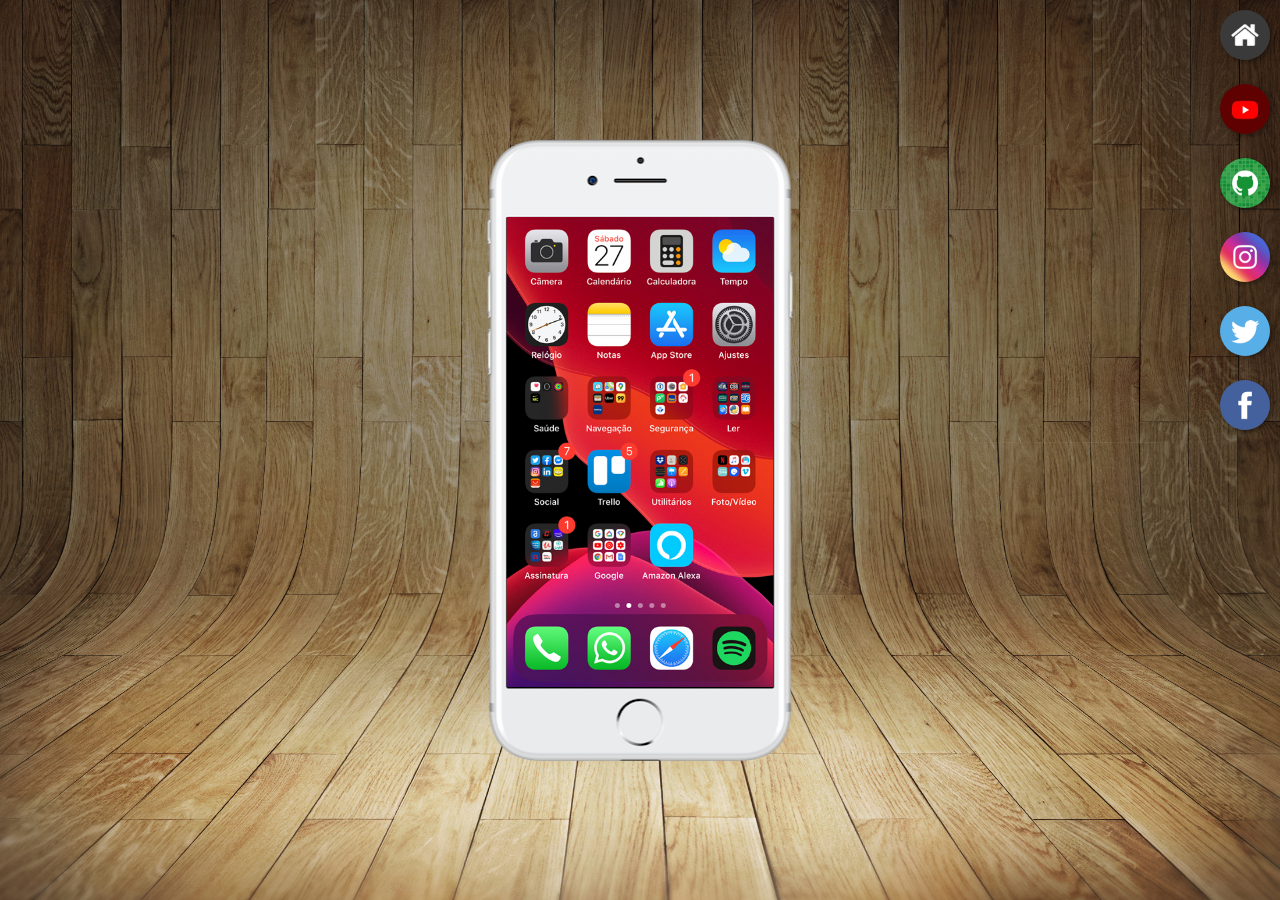
<file: index.html>
<!DOCTYPE html>
<html lang="pt-br">
<head>
    <meta charset="UTF-8">
    <meta http-equiv="X-UA-Compatible" content="IE=edge">
    <meta name="viewport" content="width=device-width, initial-scale=1.0">
    <link rel="shortcut icon" href="favicon.ico" type="image/x-icon">
    <link rel="stylesheet" href="estyle/style.css">
    <title>Projeto rede Sociais</title>

</head>
<body>
    <main>
        <section id="telefone"  >
            <iframe src="home.html" name="tela" id="tela" frameborder="0"></iframe>

        </section>
        <section id="rede-sociais" >
            <a href="home.html" target="tela" > <img src="imagens/logo-home.jpg" alt="Home"> </a><br>
            <a href="youtube.html" target="tela" > <img src="imagens/logo-youtube.jpg" alt="YouTube"> </a><br>
            <a href="github.html" target="tela" > <img src="imagens/logo-github.jpg" alt="GitHub"> </a><br>
            <a href="instragram.html" target="tela" > <img src="imagens/logo-instagram.jpg" alt="Instagram"> </a><br>
            <a href="twitter.html" target="tela" > <img src="imagens/logo-twitter.jpg" alt="Twitter"> </a><br>
            <a href="facebook.html" target="tela" > <img src="imagens/logo-facebook.jpg" alt="Facebook"> </a>

        </section>
    </main>
</body>
</html>
</file>
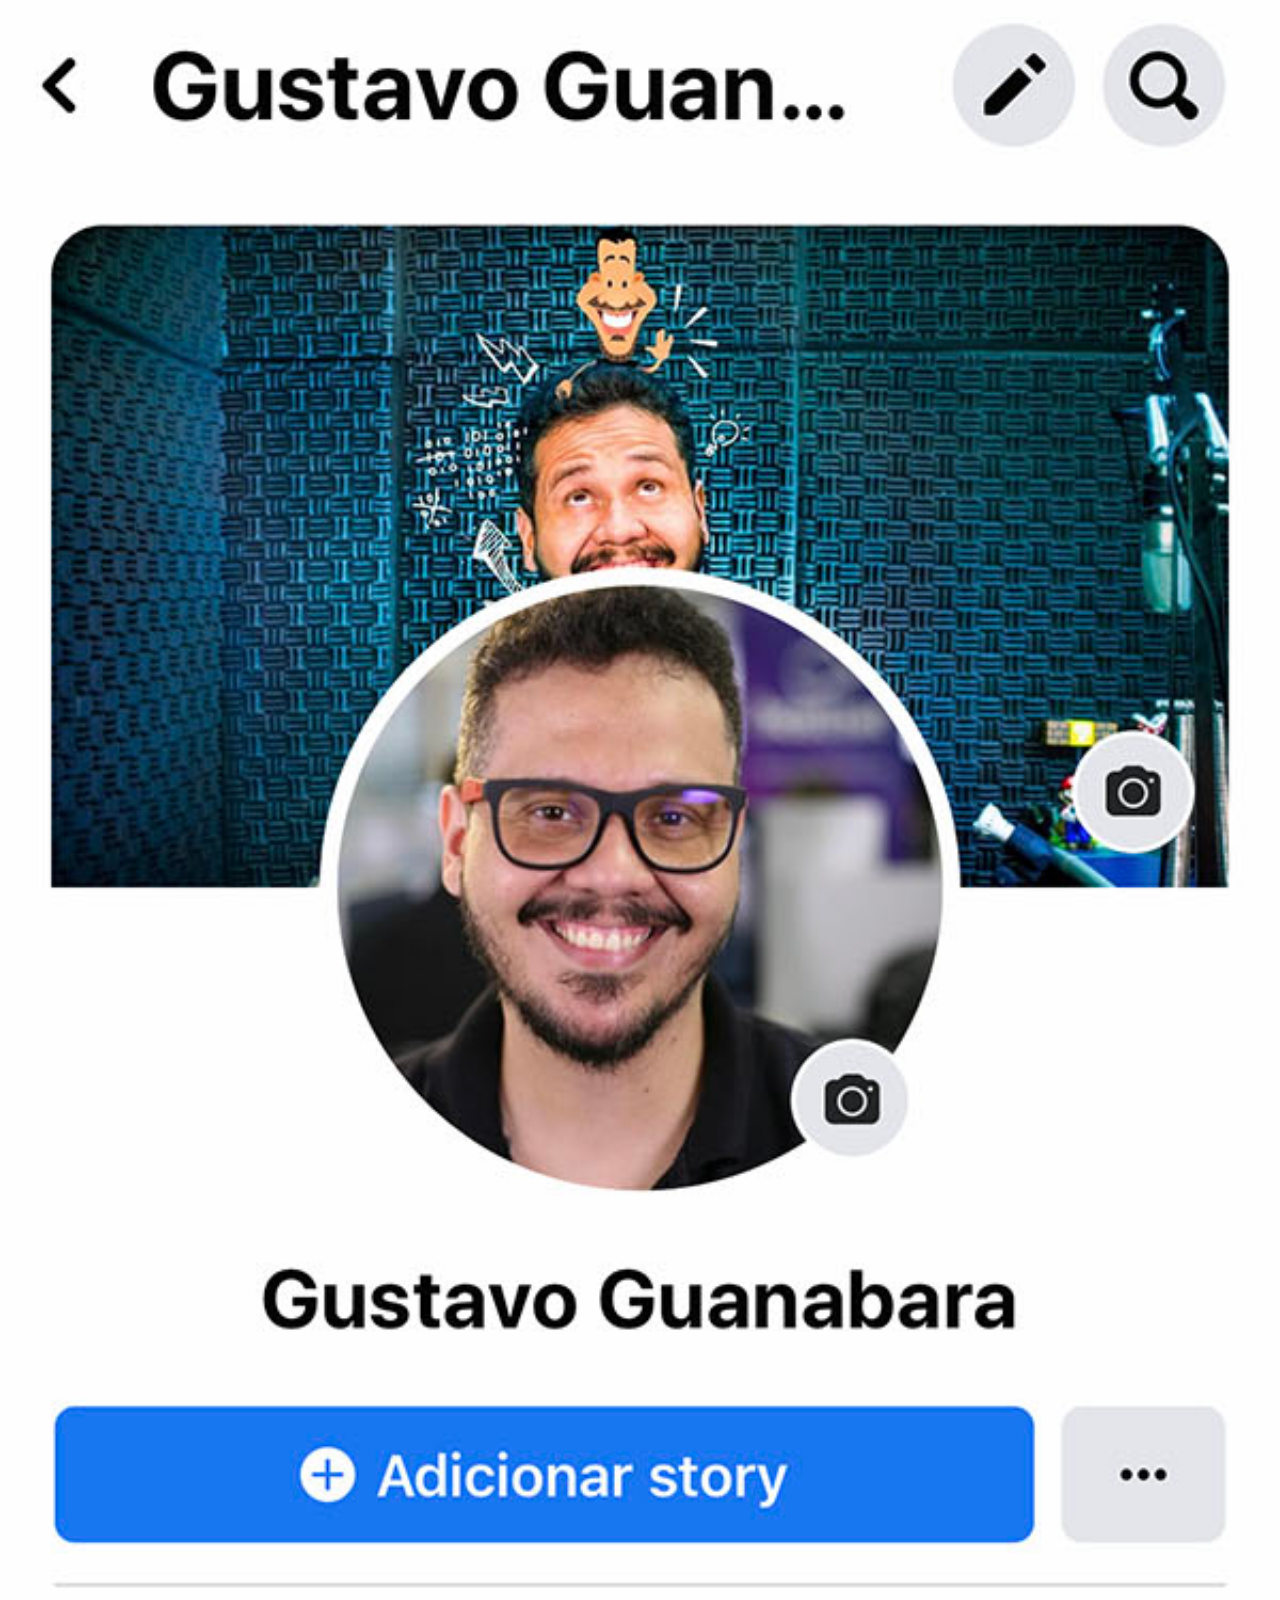
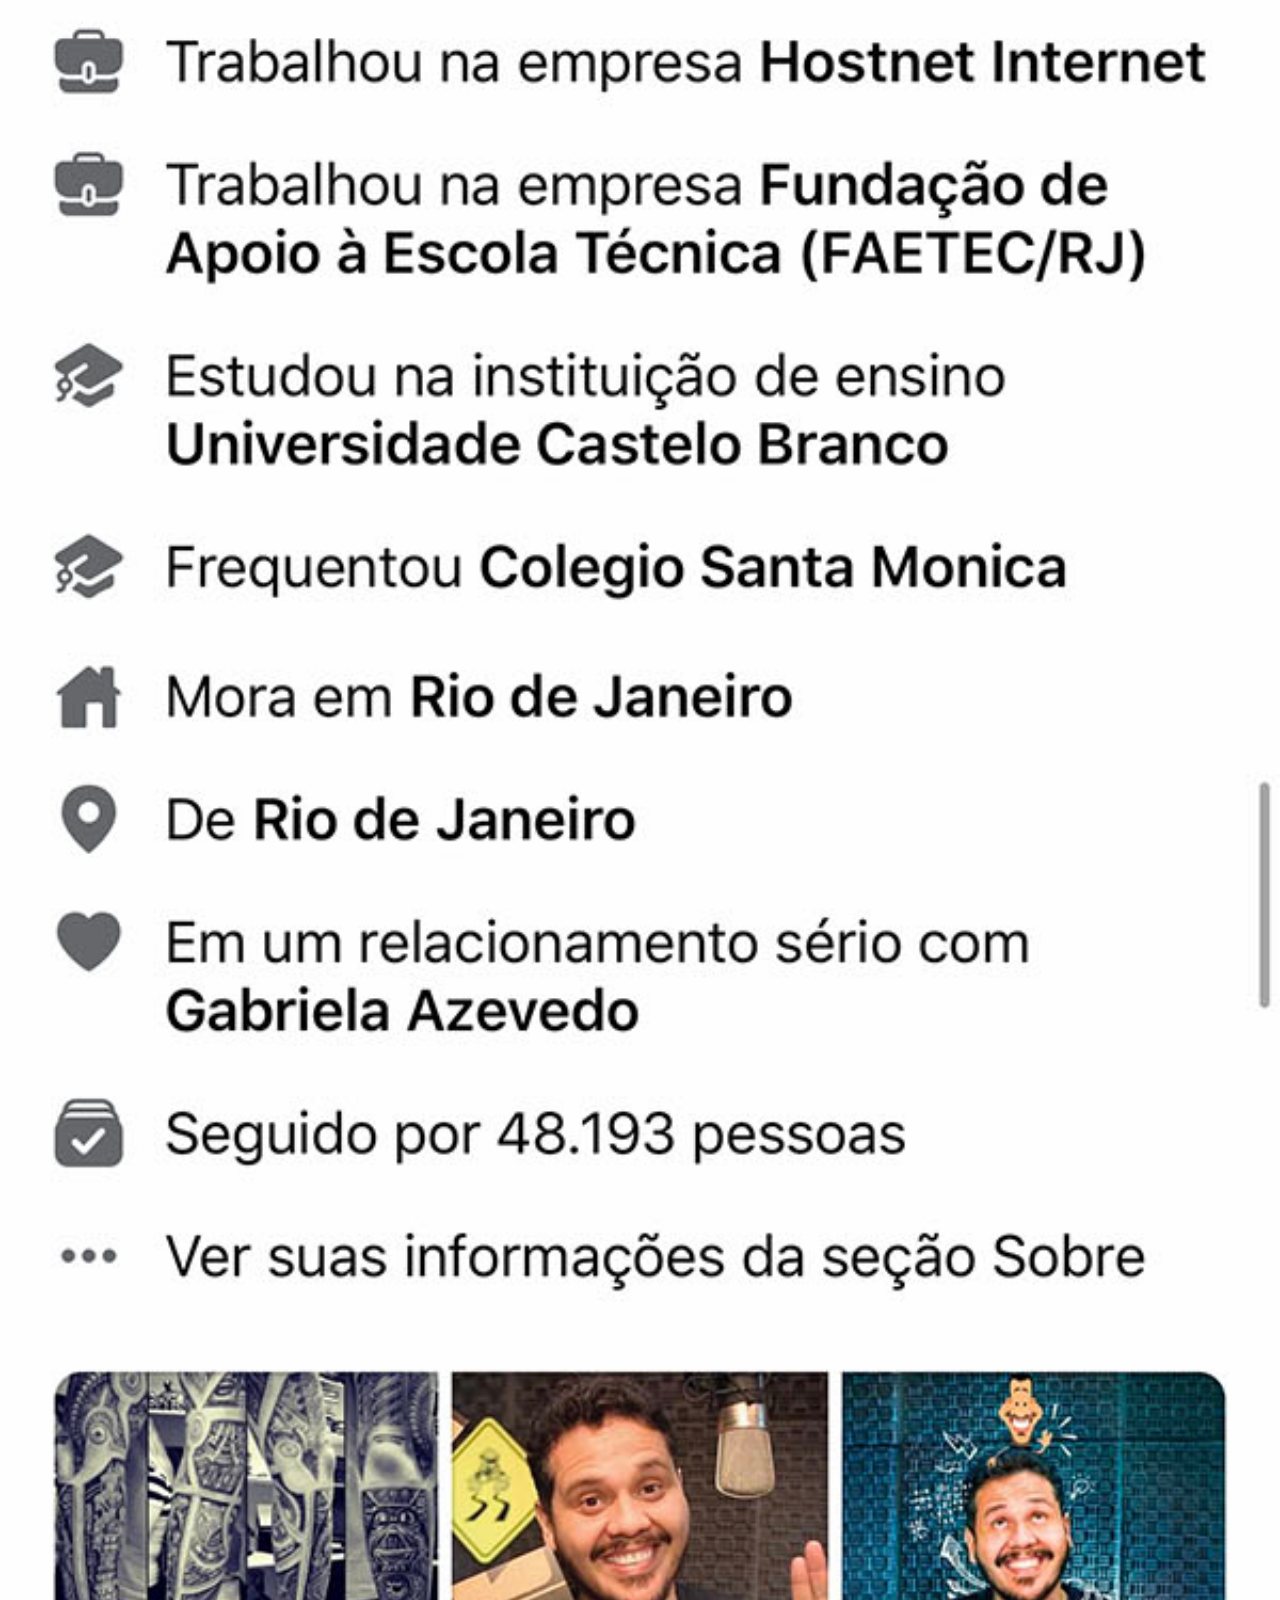
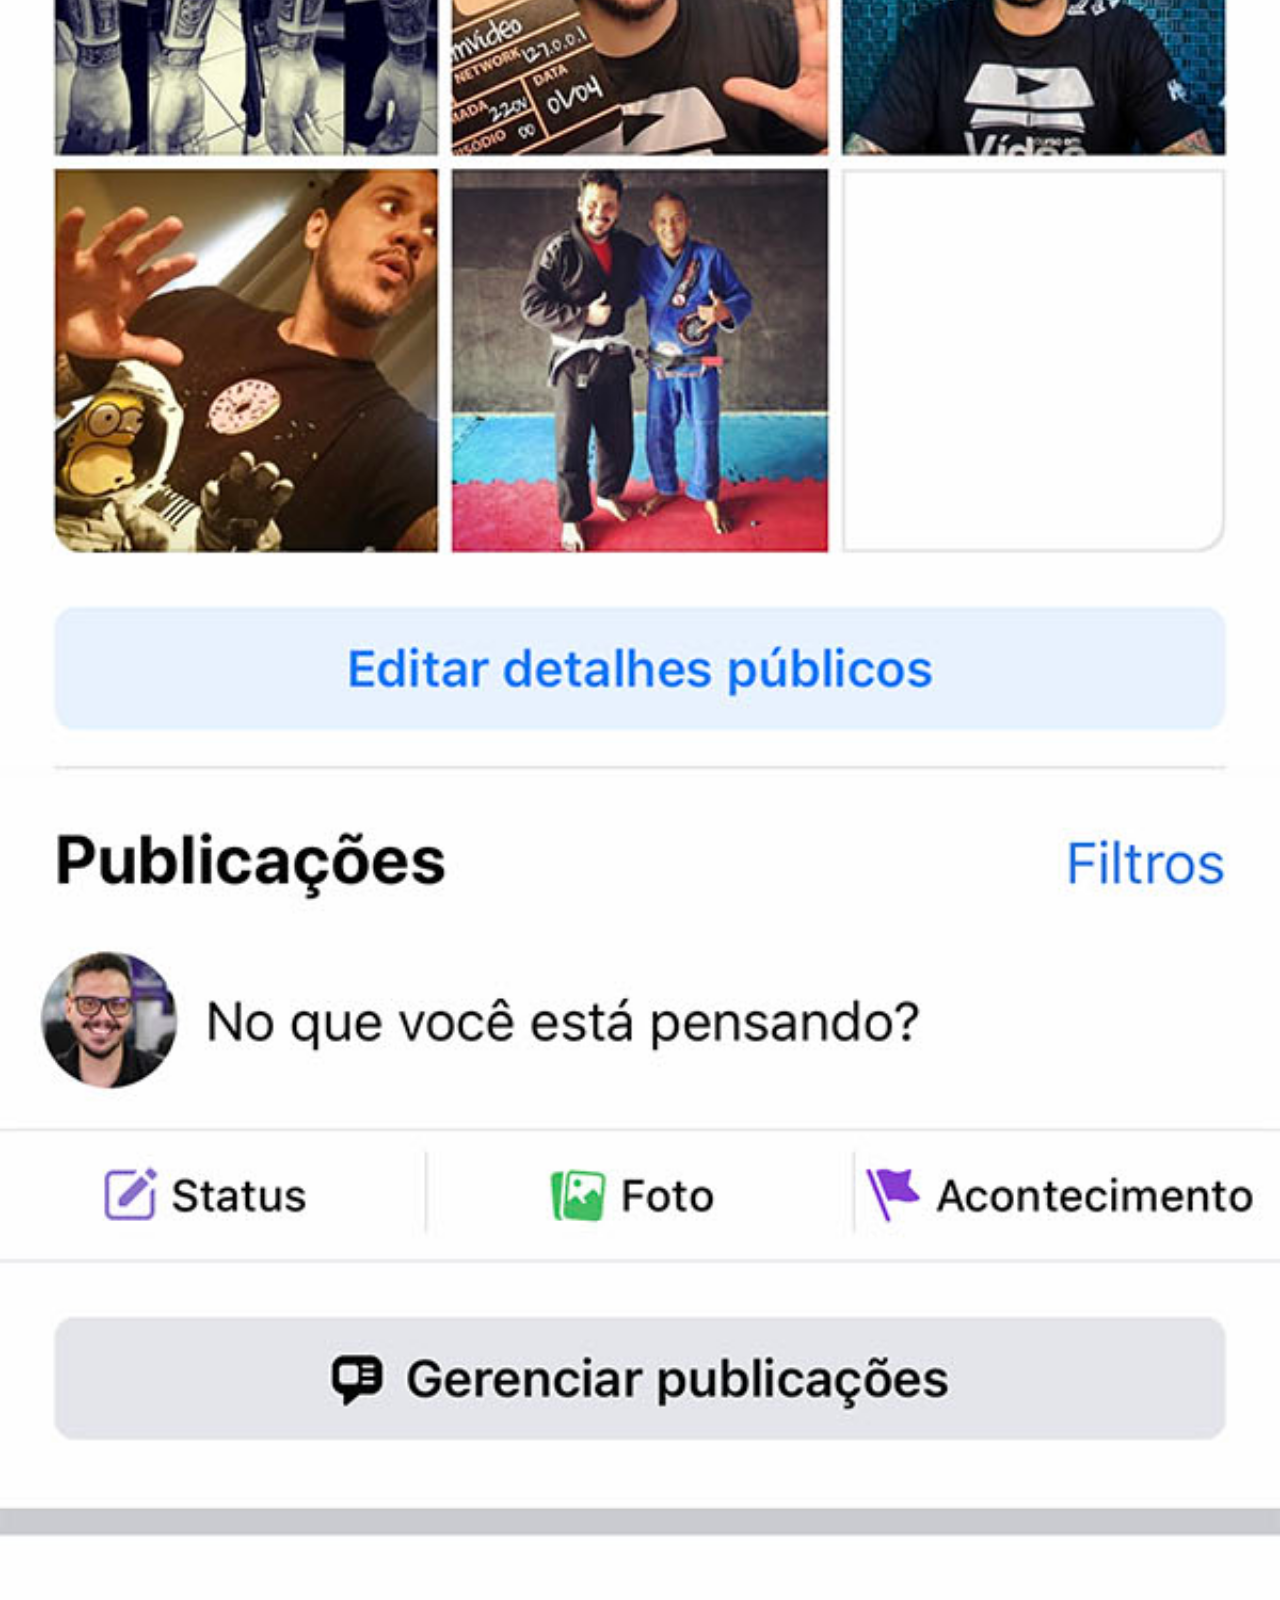
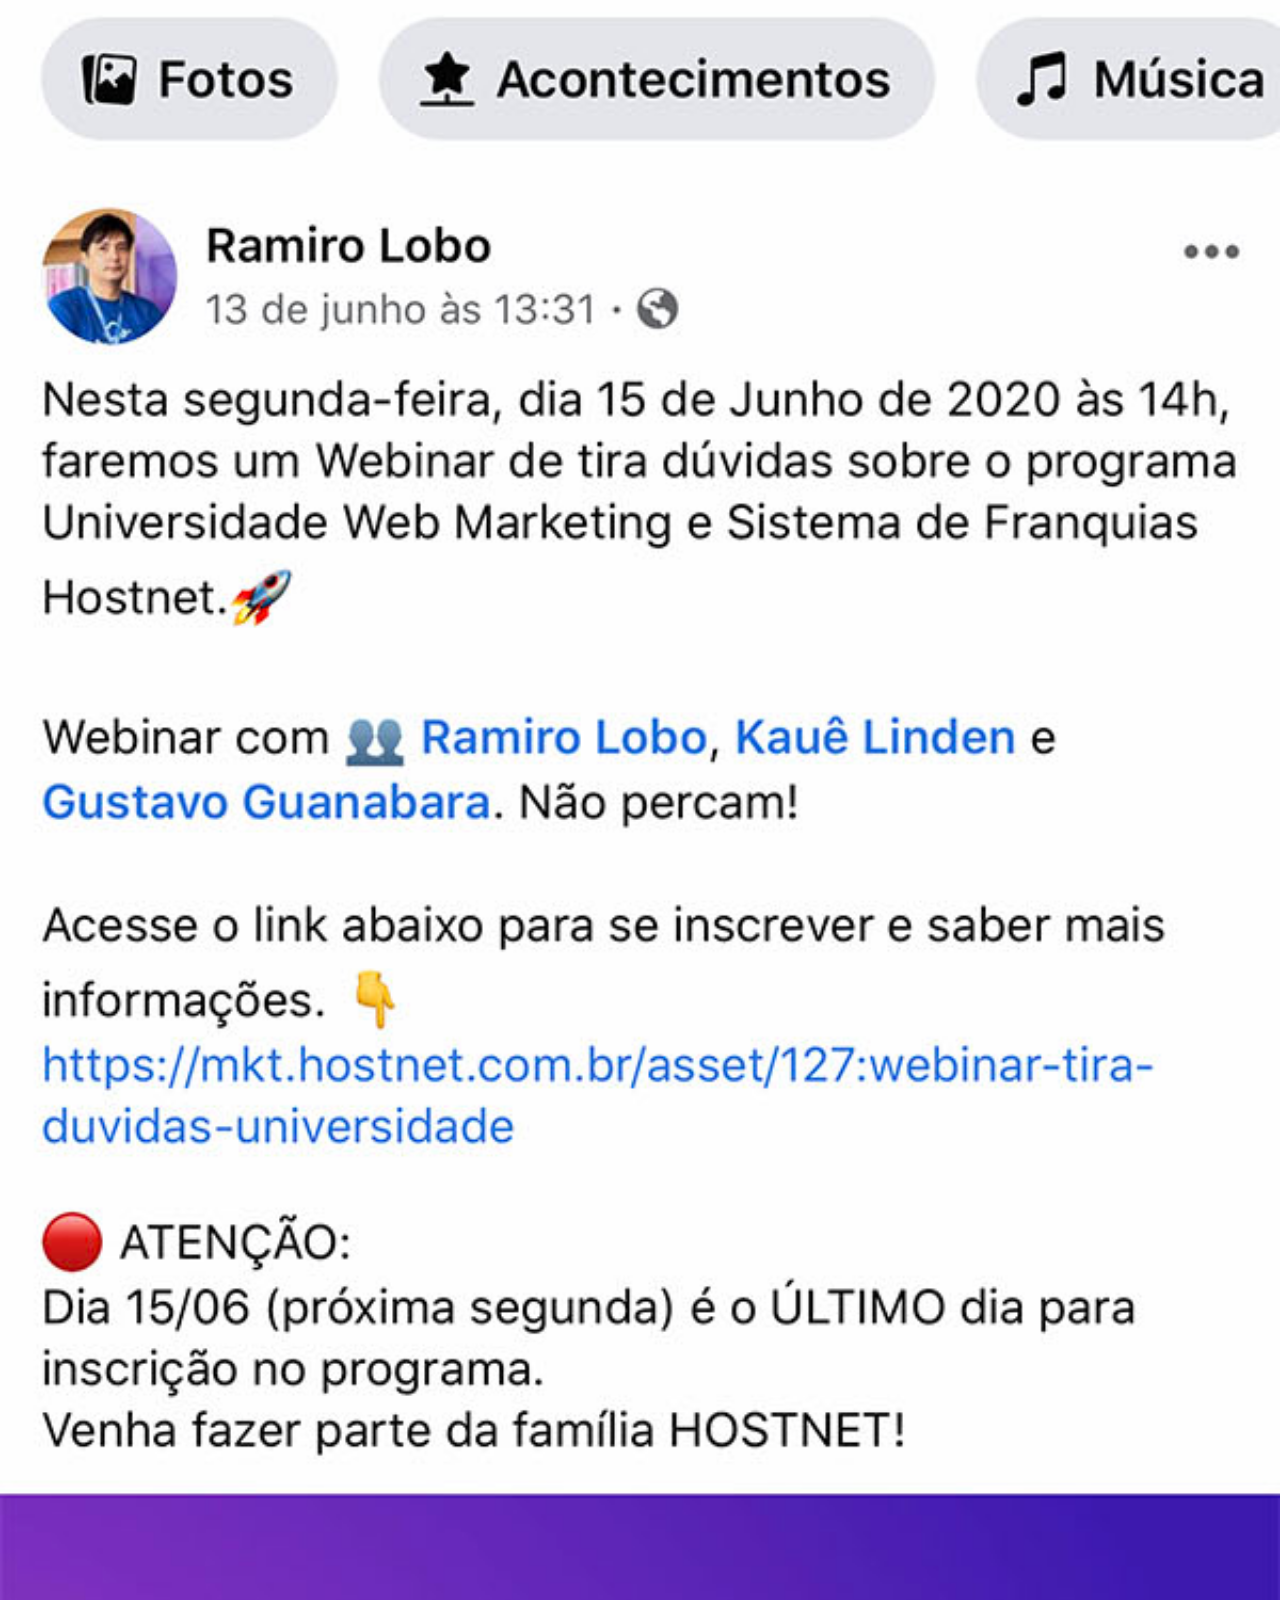
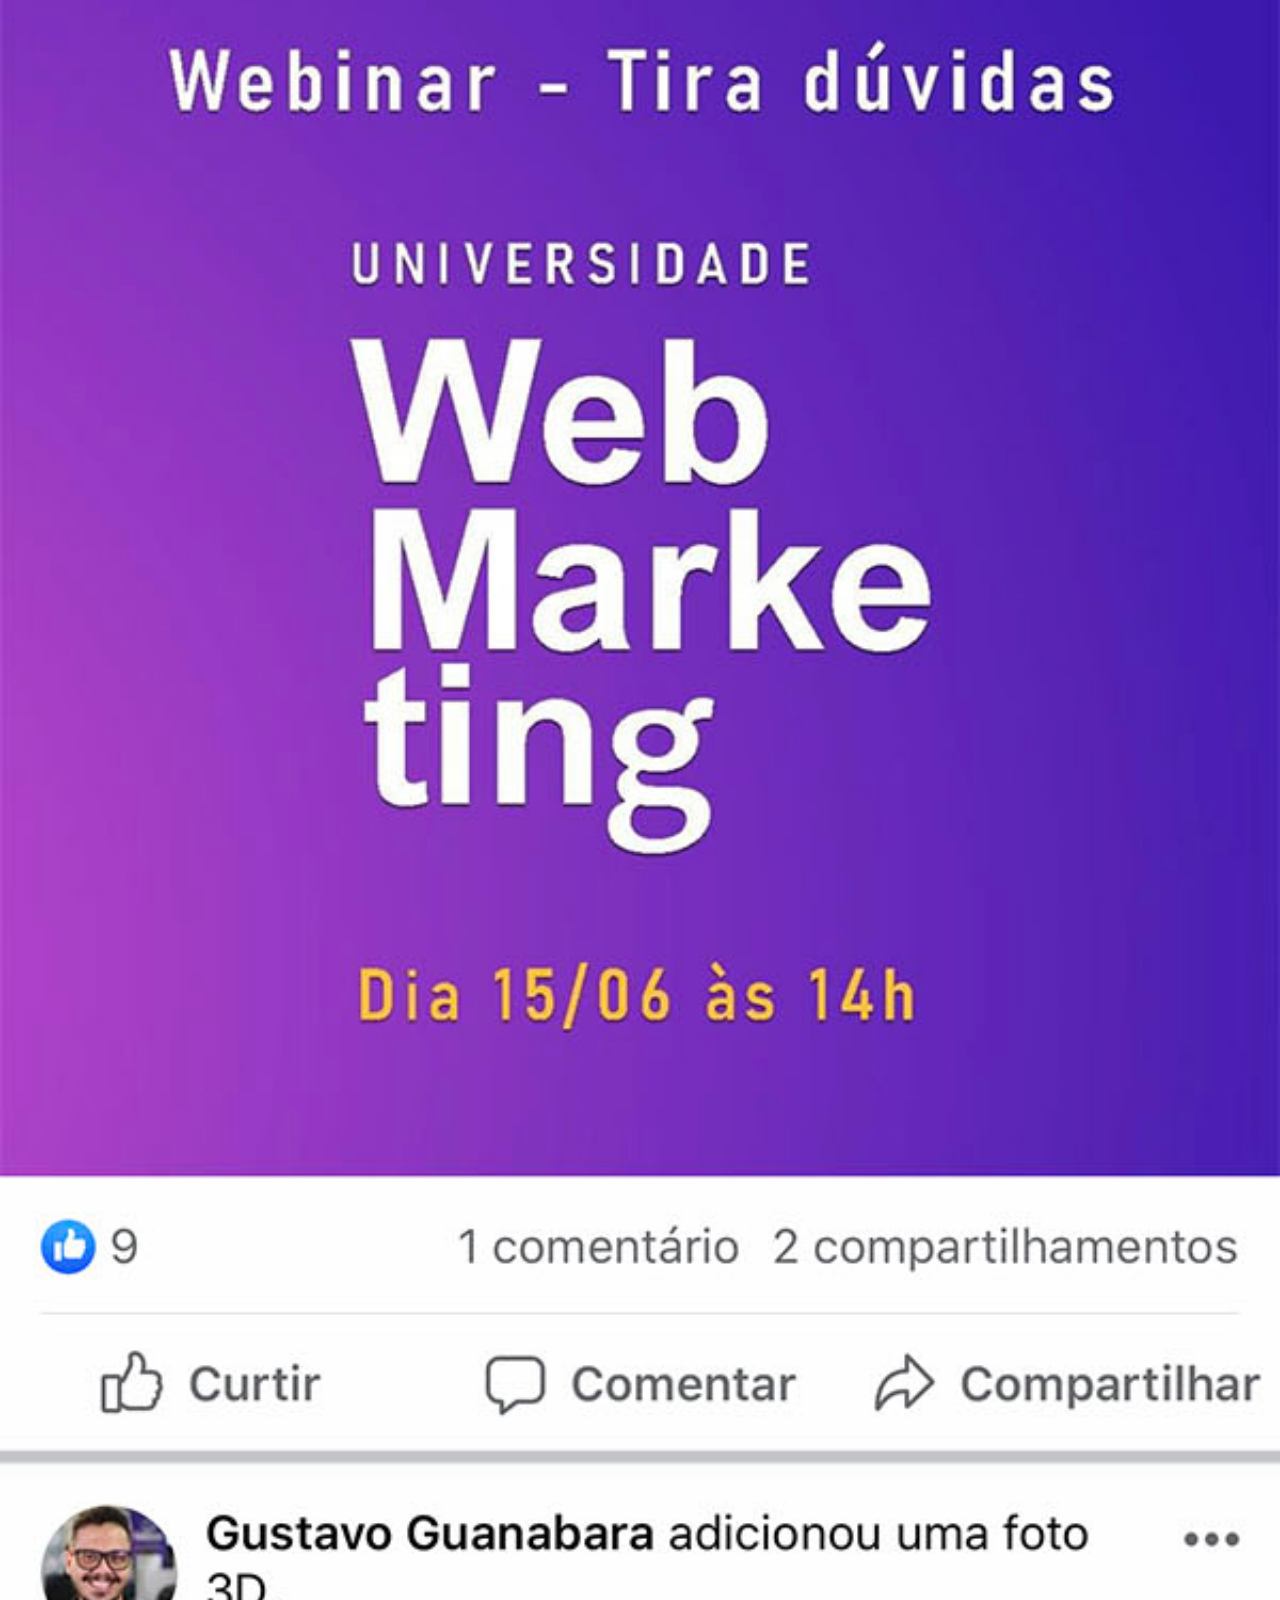
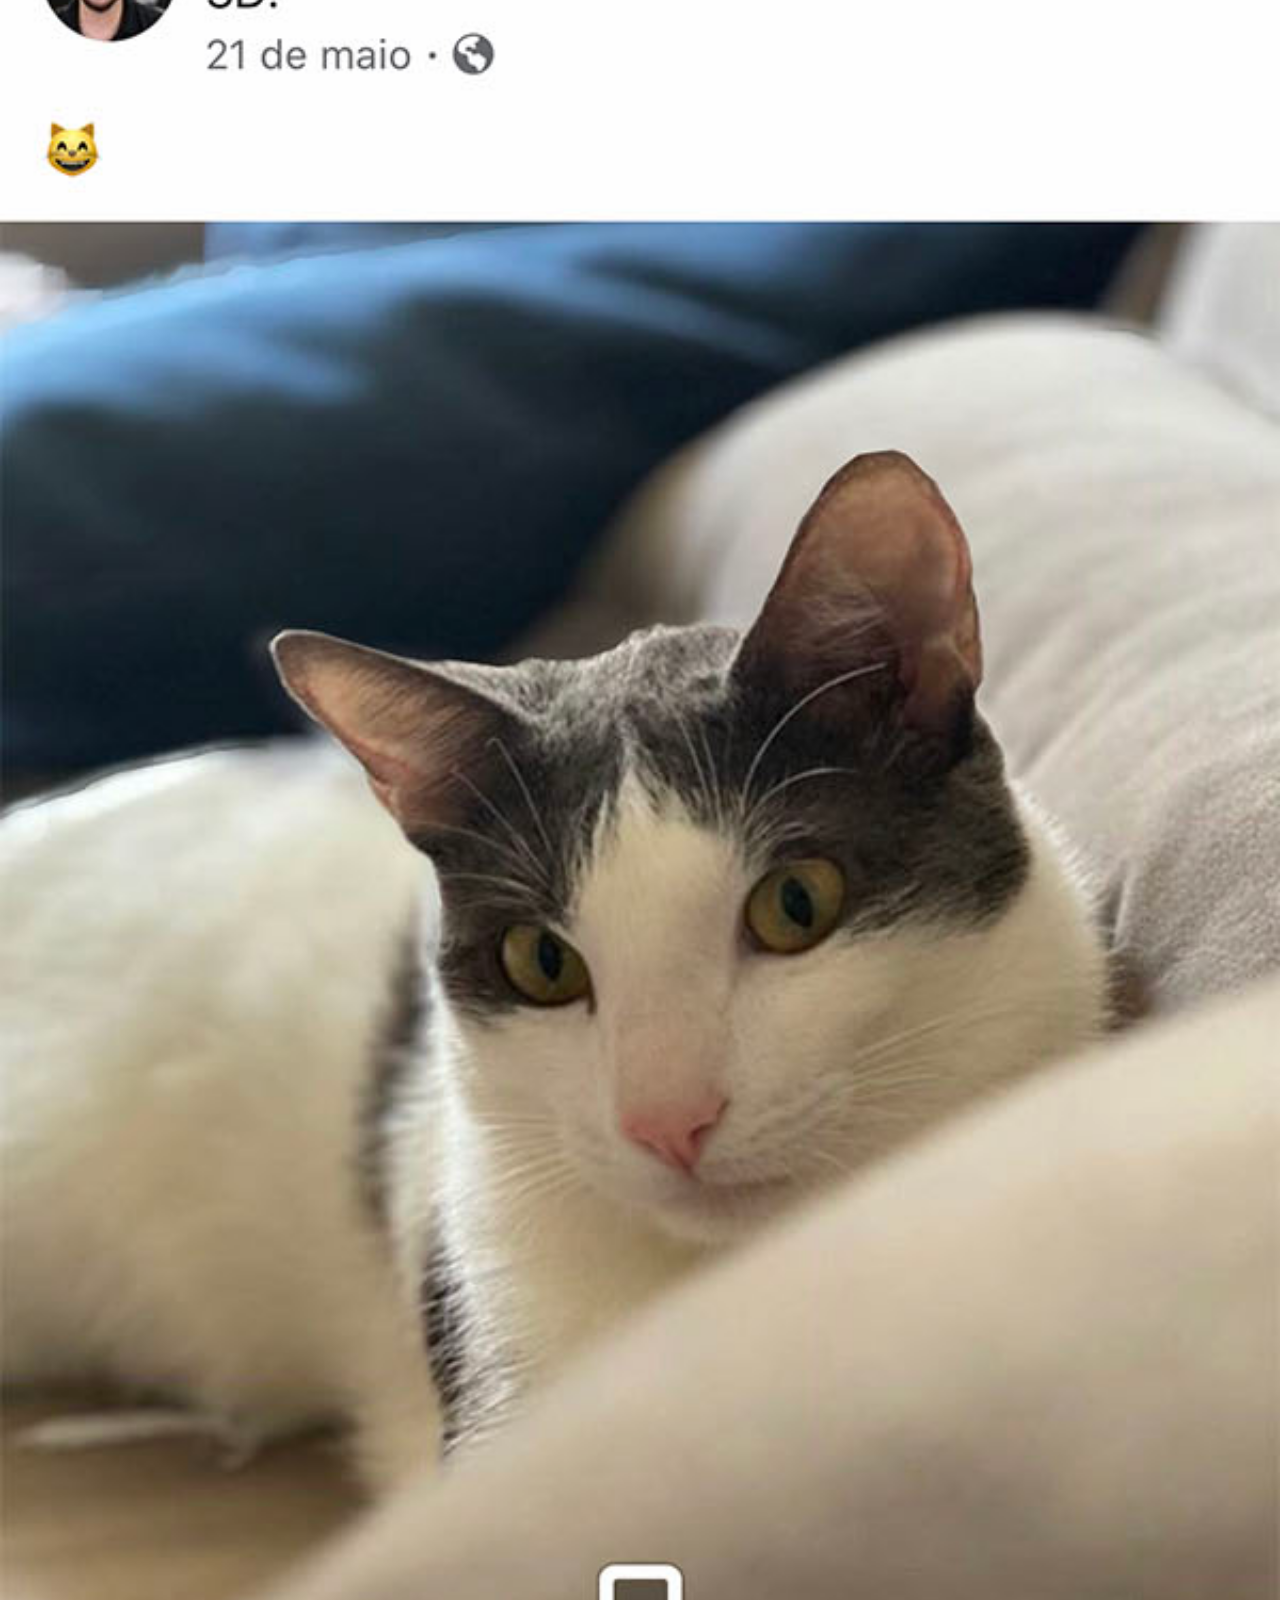
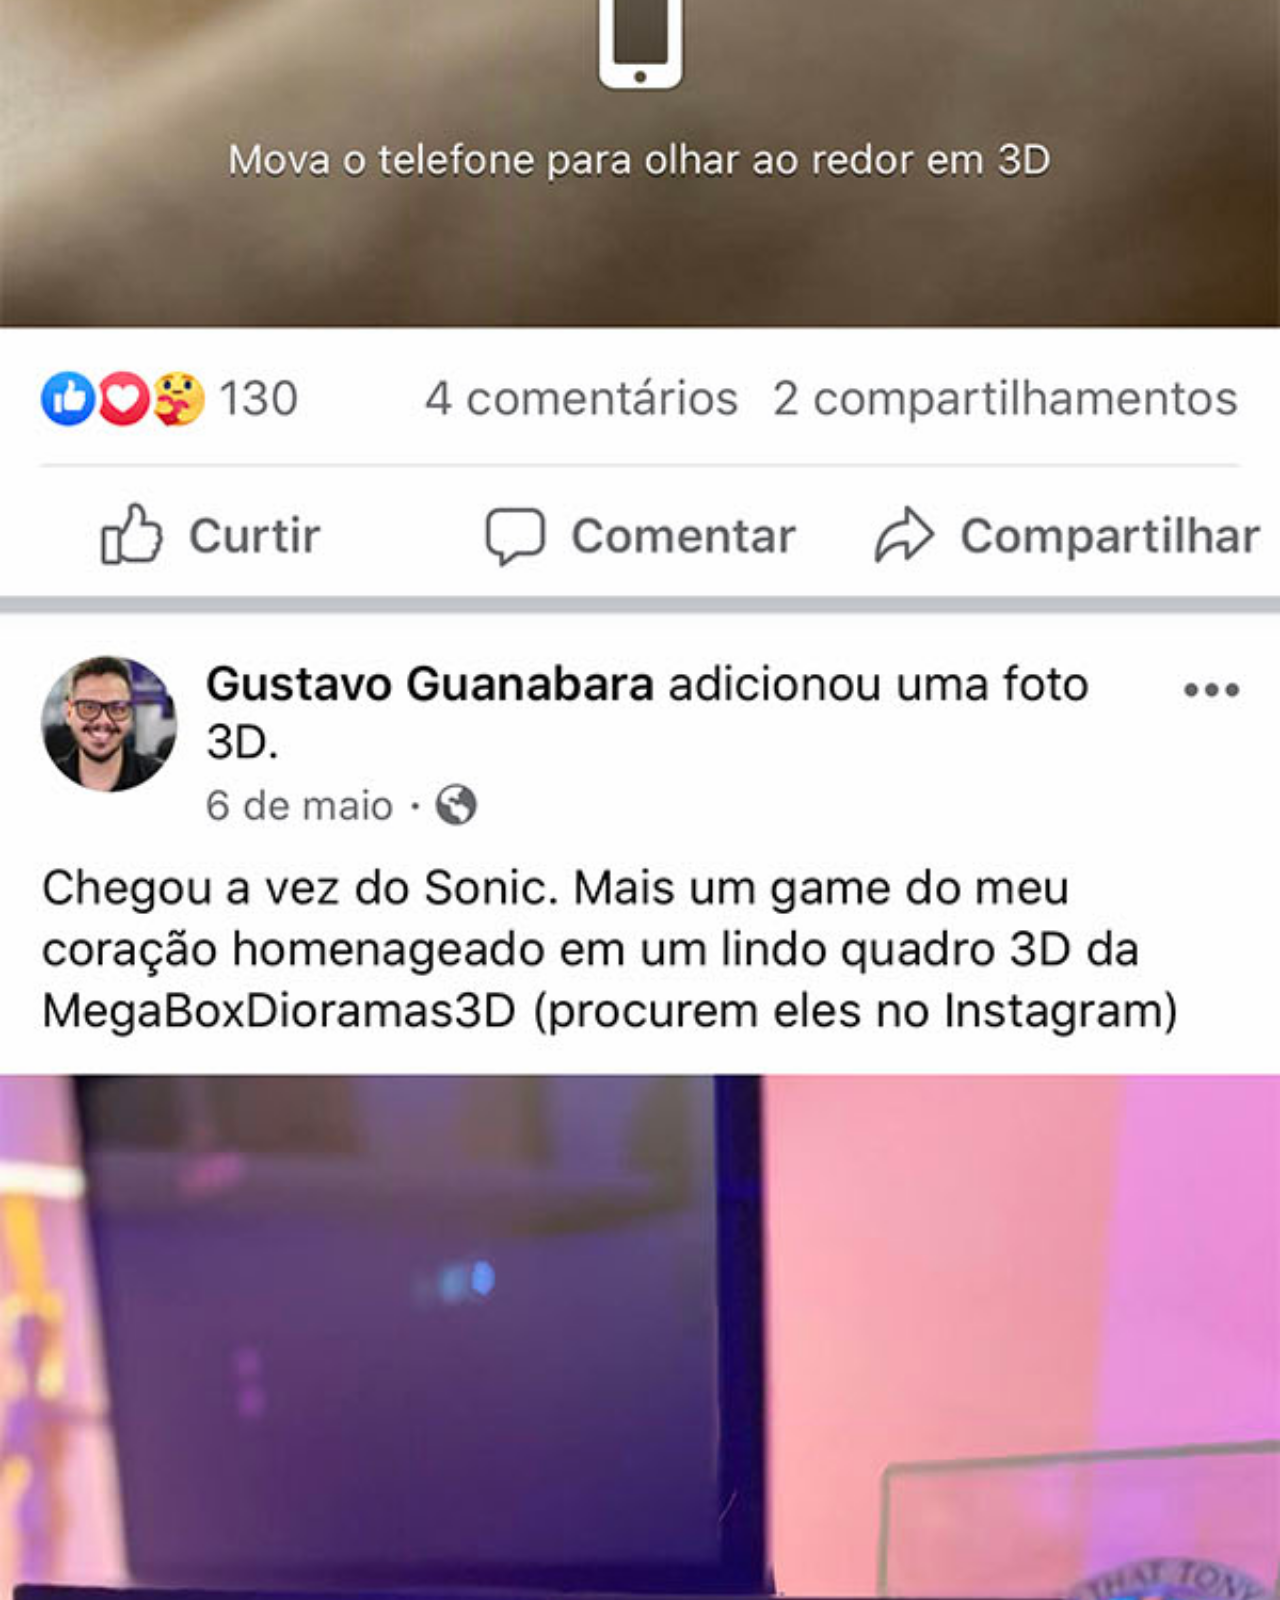
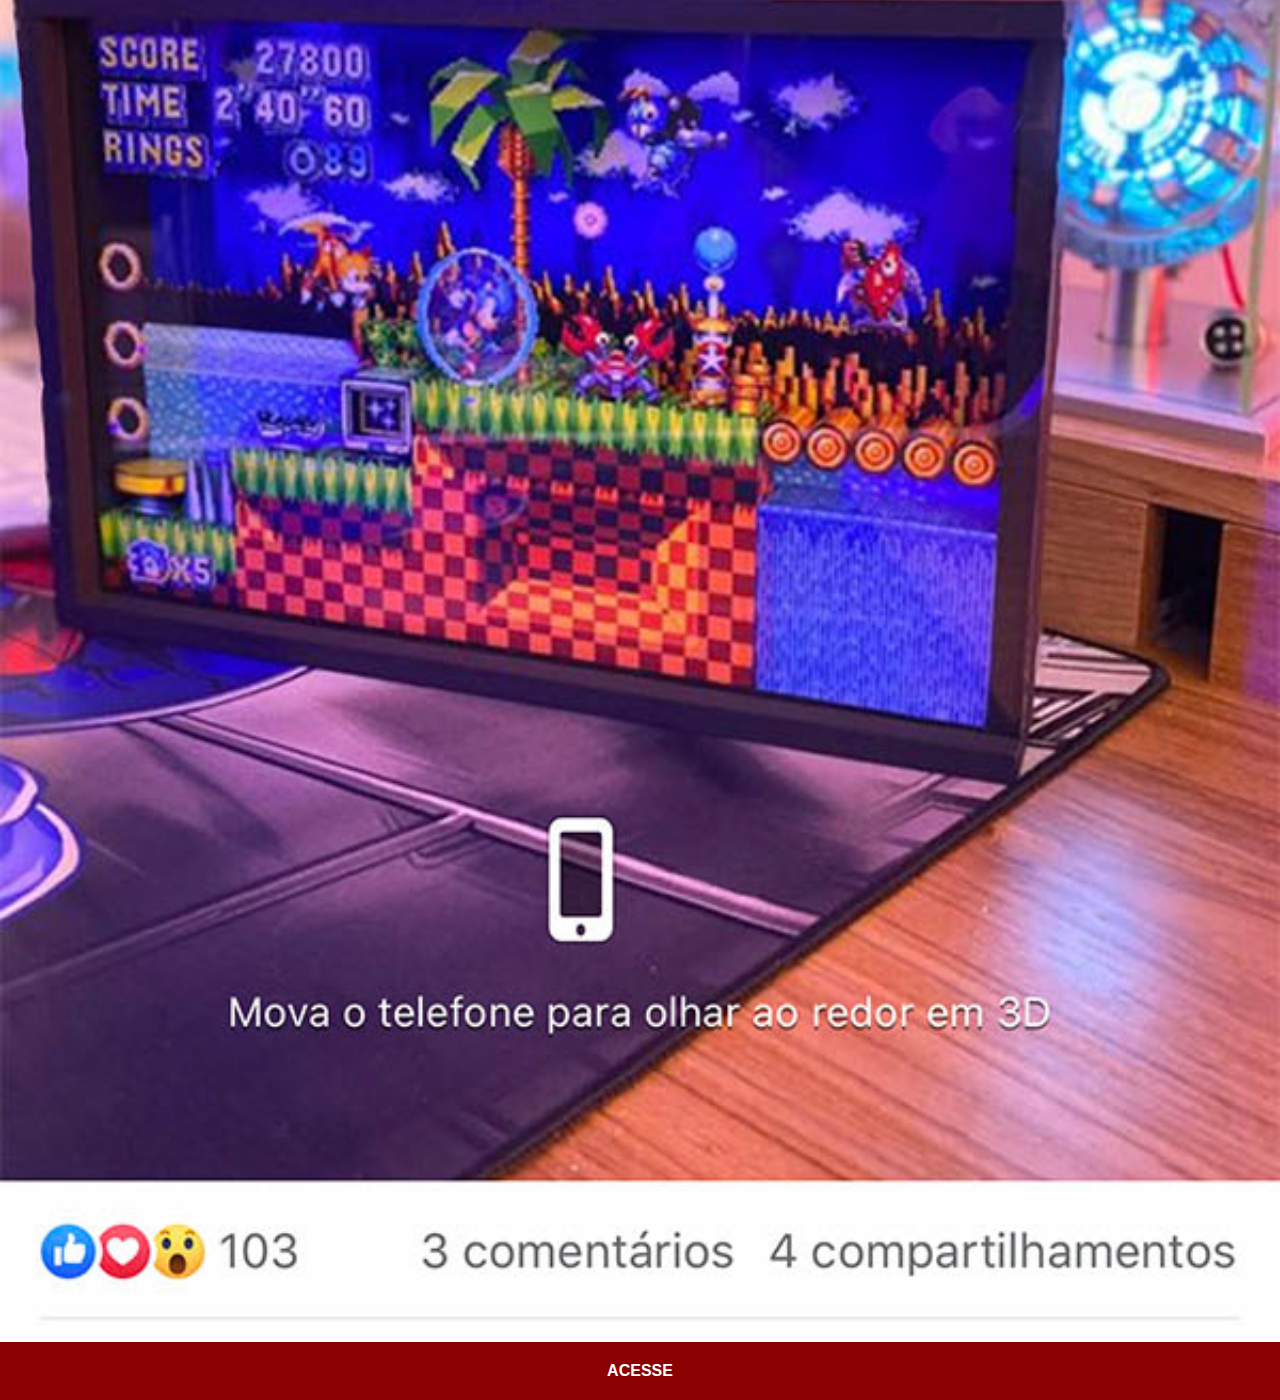
<file: facebook.html>
<!DOCTYPE html>
<html lang="pt-br">
<head>
    <meta charset="UTF-8">
    <meta http-equiv="X-UA-Compatible" content="IE=edge">
    <meta name="viewport" content="width=device-width, initial-scale=1.0">
    <title>Facebook</title>
    <link rel="stylesheet" href="estyle/social.css">
</head>
<body>
    <img src="imagens/tela-facebook.jpg" alt="facebook">
    <a href="https://www.facebook.com/Desktop-Solutions-Gamex-166053760106496" target="_blank" >ACESSE</a>
</body>
</html>
</file>
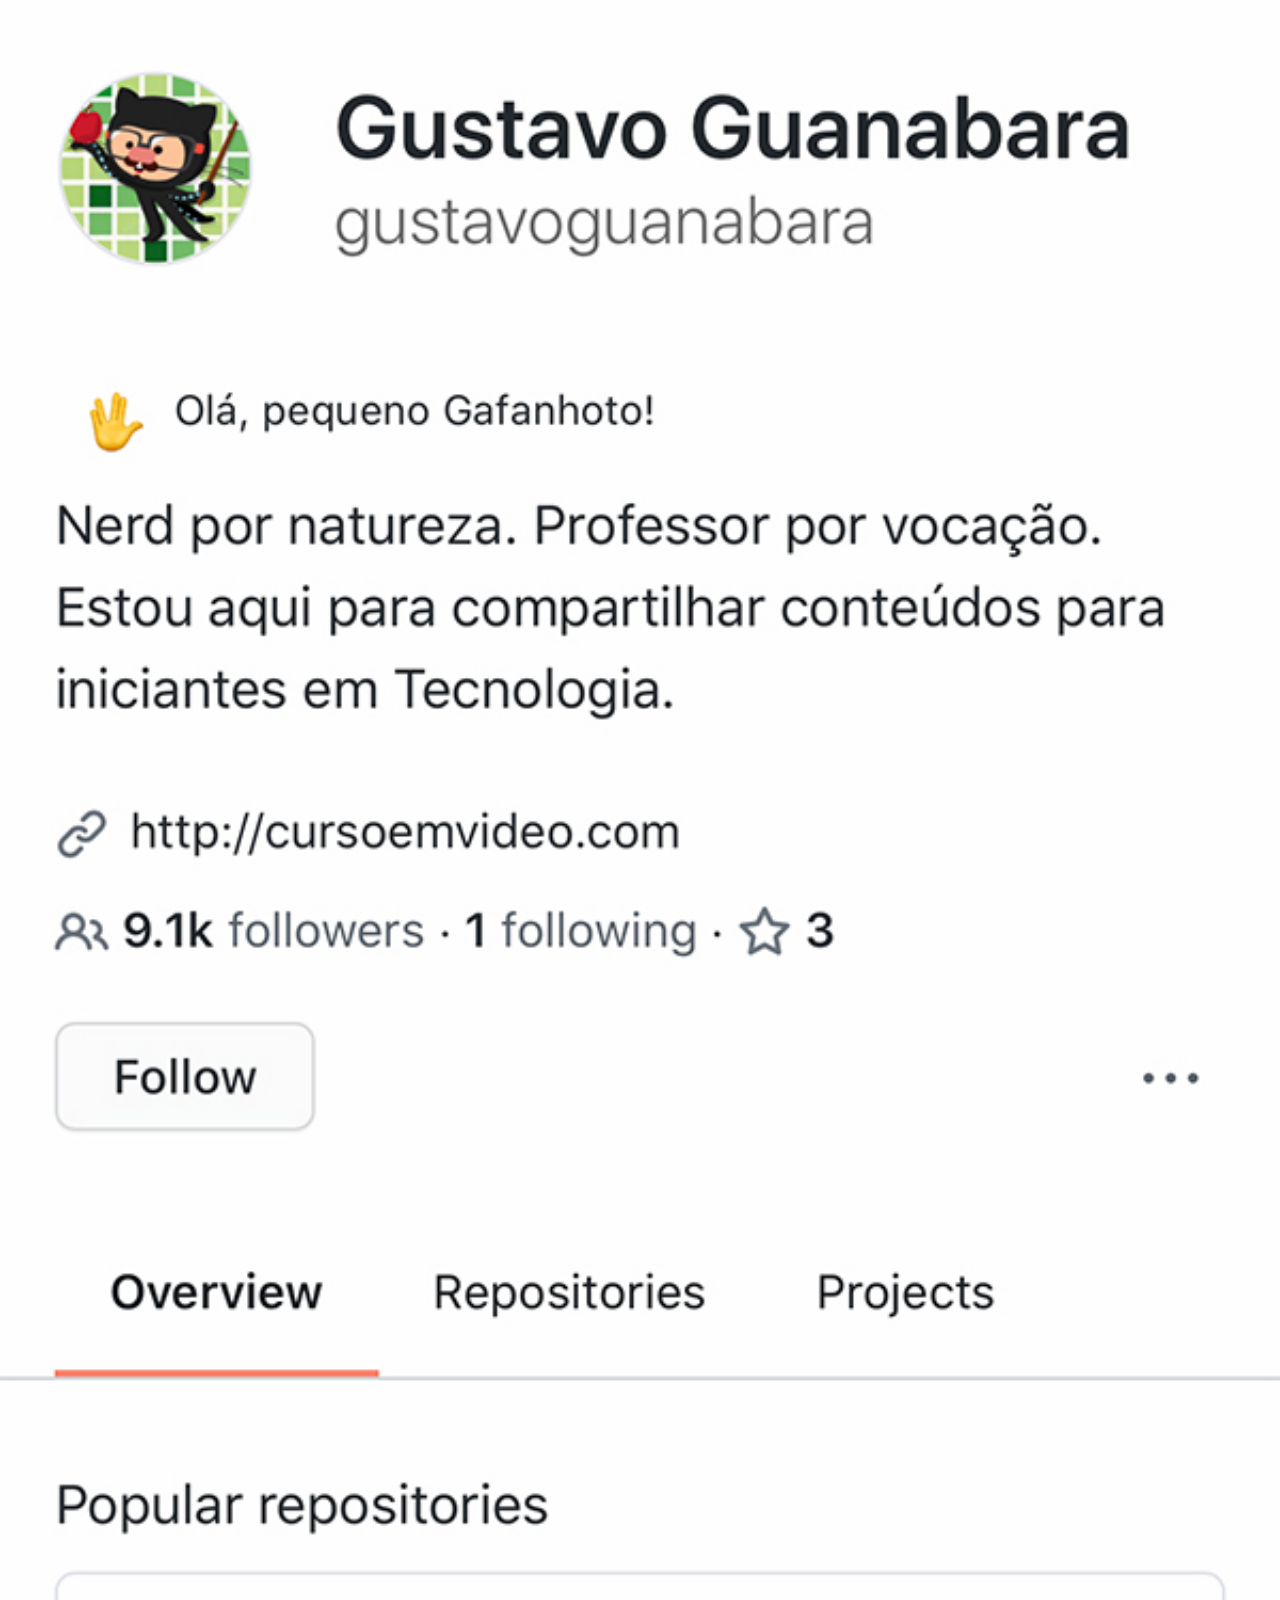
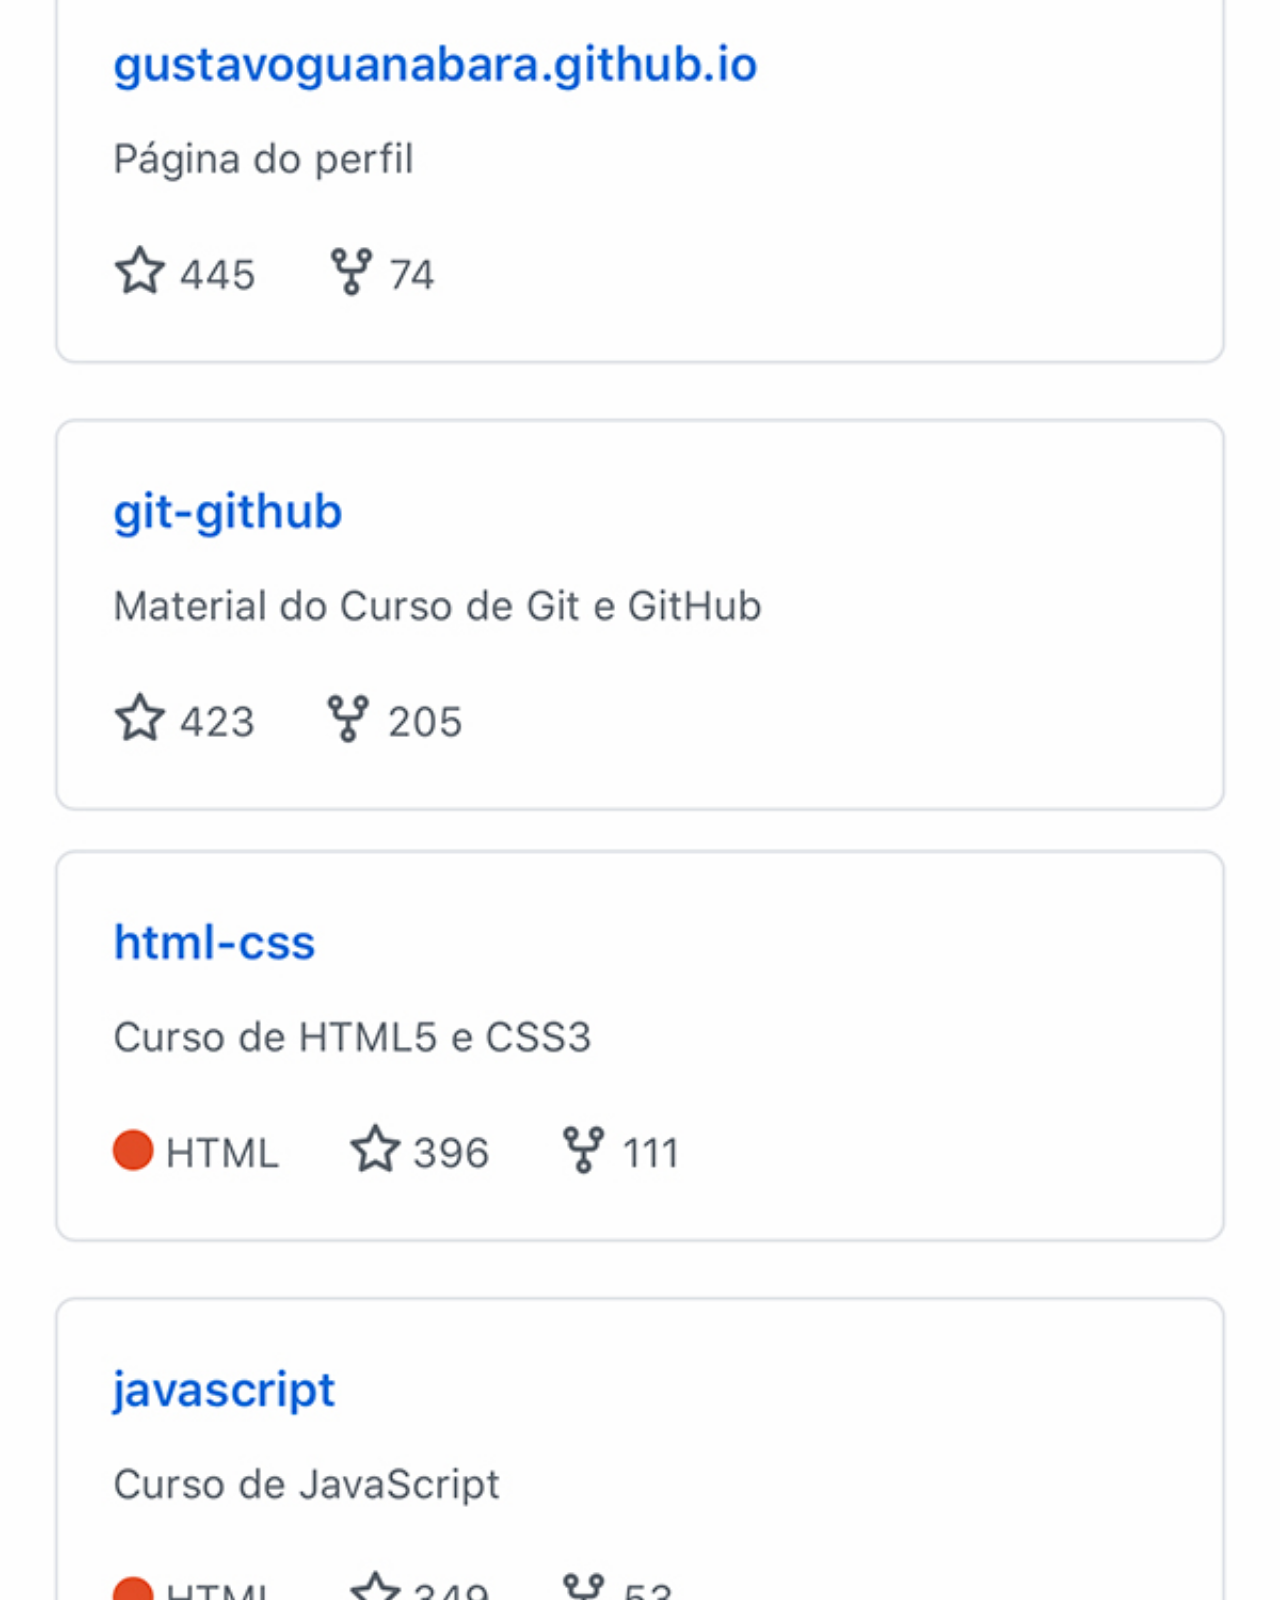
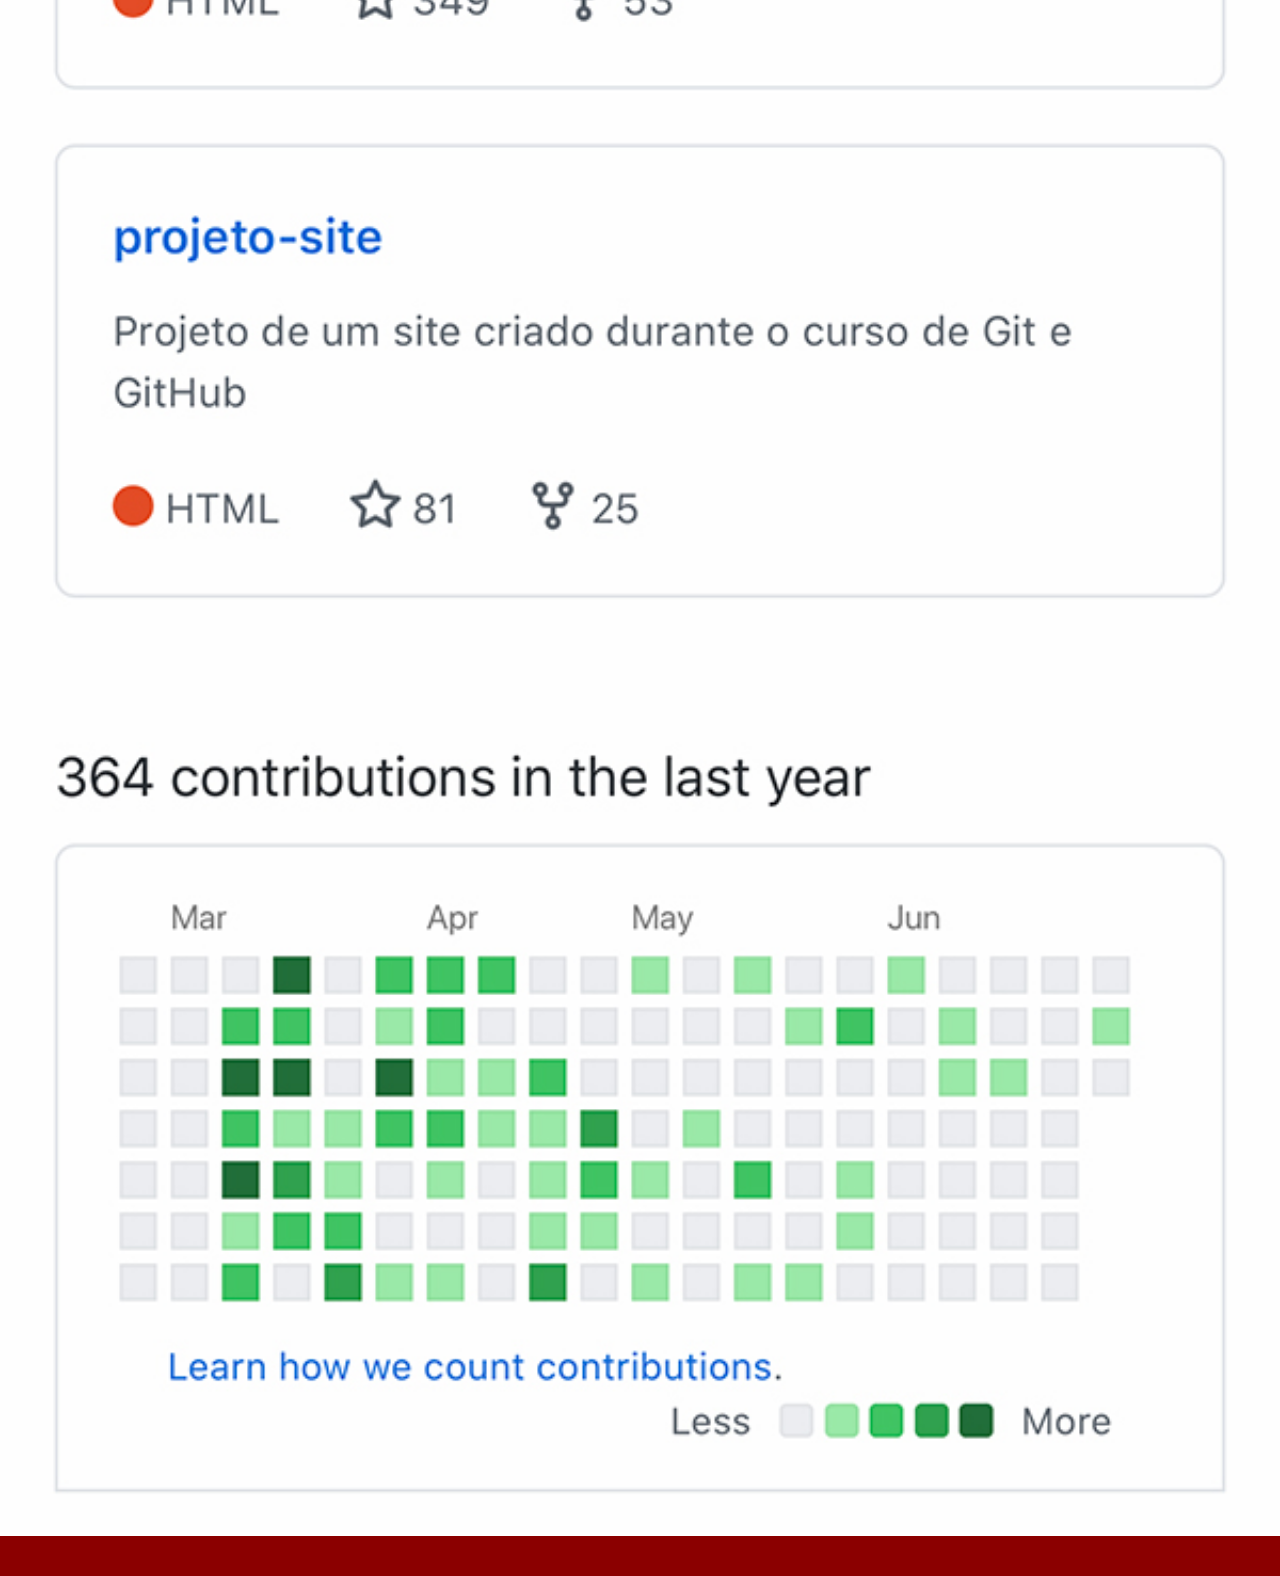
<file: github.html>
<!DOCTYPE html>
<html lang="pt-br">
<head>
    <meta charset="UTF-8">
    <meta http-equiv="X-UA-Compatible" content="IE=edge">
    <meta name="viewport" content="width=device-width, initial-scale=1.0">
    <title>GitHub</title>
    <link rel="stylesheet" href="estyle/social.css">
</head>
<body>
    <img src="imagens/tela-github.jpg" alt="GitHub">
    <a href=""></a>
</body>
</html>
</file>
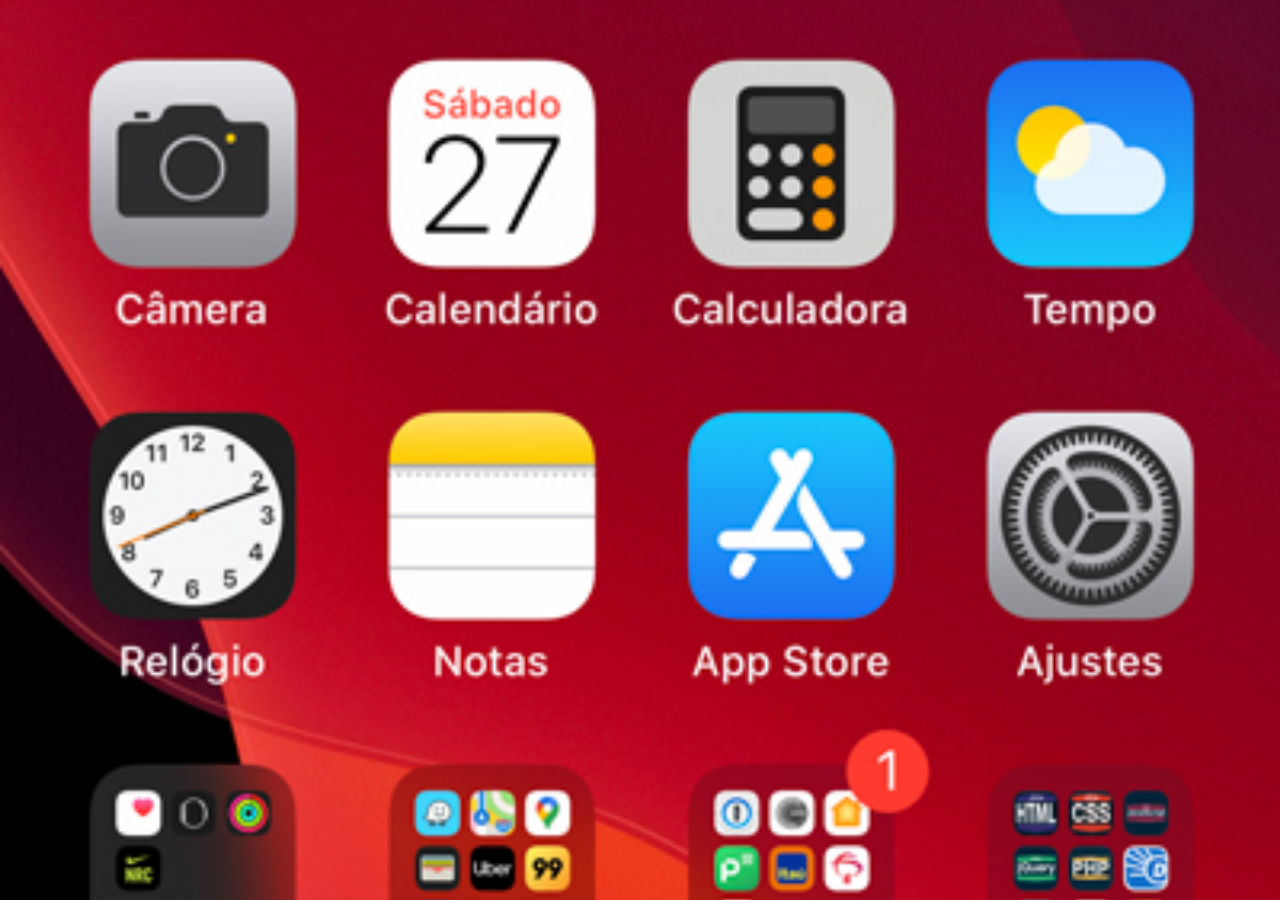
<file: home.html>
<!DOCTYPE html>
<html lang="pt-br">
<head>
    <meta charset="UTF-8">
    <meta http-equiv="X-UA-Compatible" content="IE=edge">
    <meta name="viewport" content="width=device-width, initial-scale=1.0">
    <title>Home</title>
</head>
<style>
    *{
        margin: 0px;
        padding: 0px;
    }
    body{
        width: 100vw;
        height: 100vh;
        background: black url('imagens/tela-home.jpg') no-repeat top center;
        background-size: cover;
    }
</style>
<body>
    
</body>
</html>
</file>
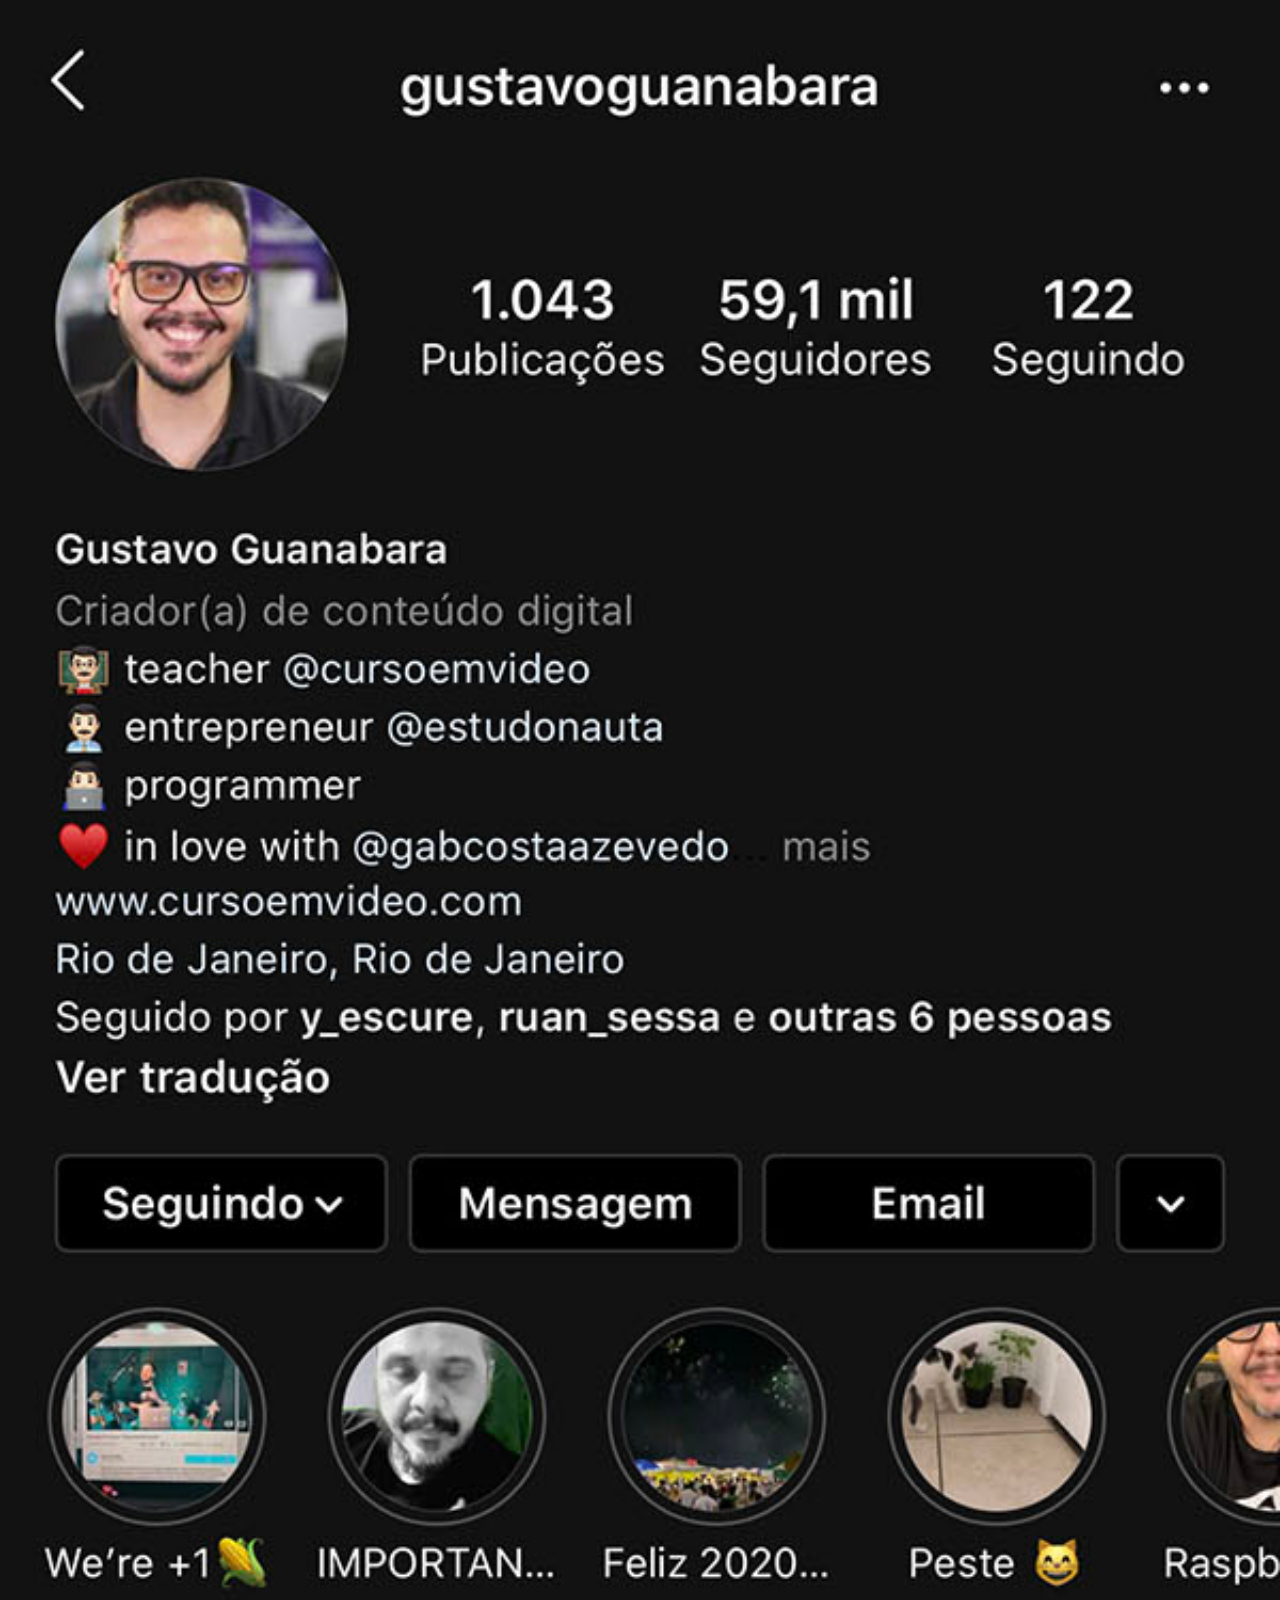
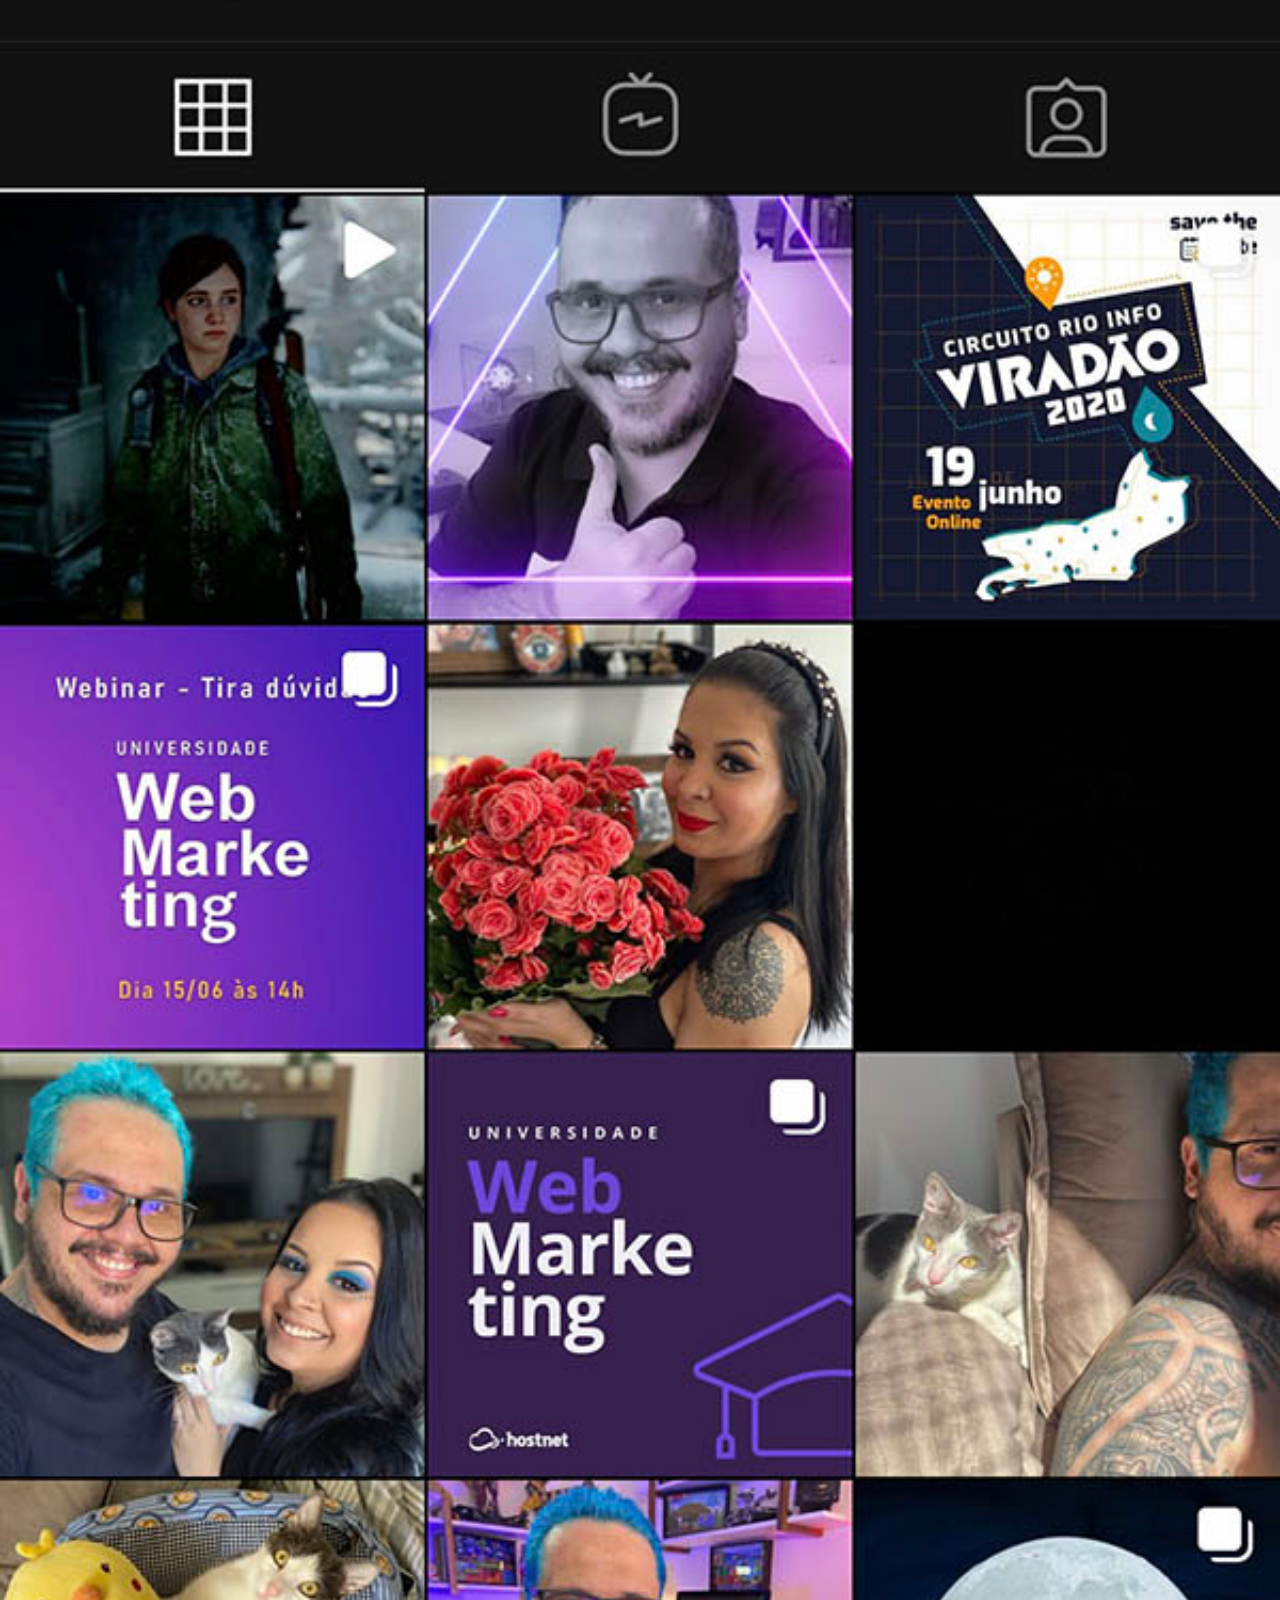
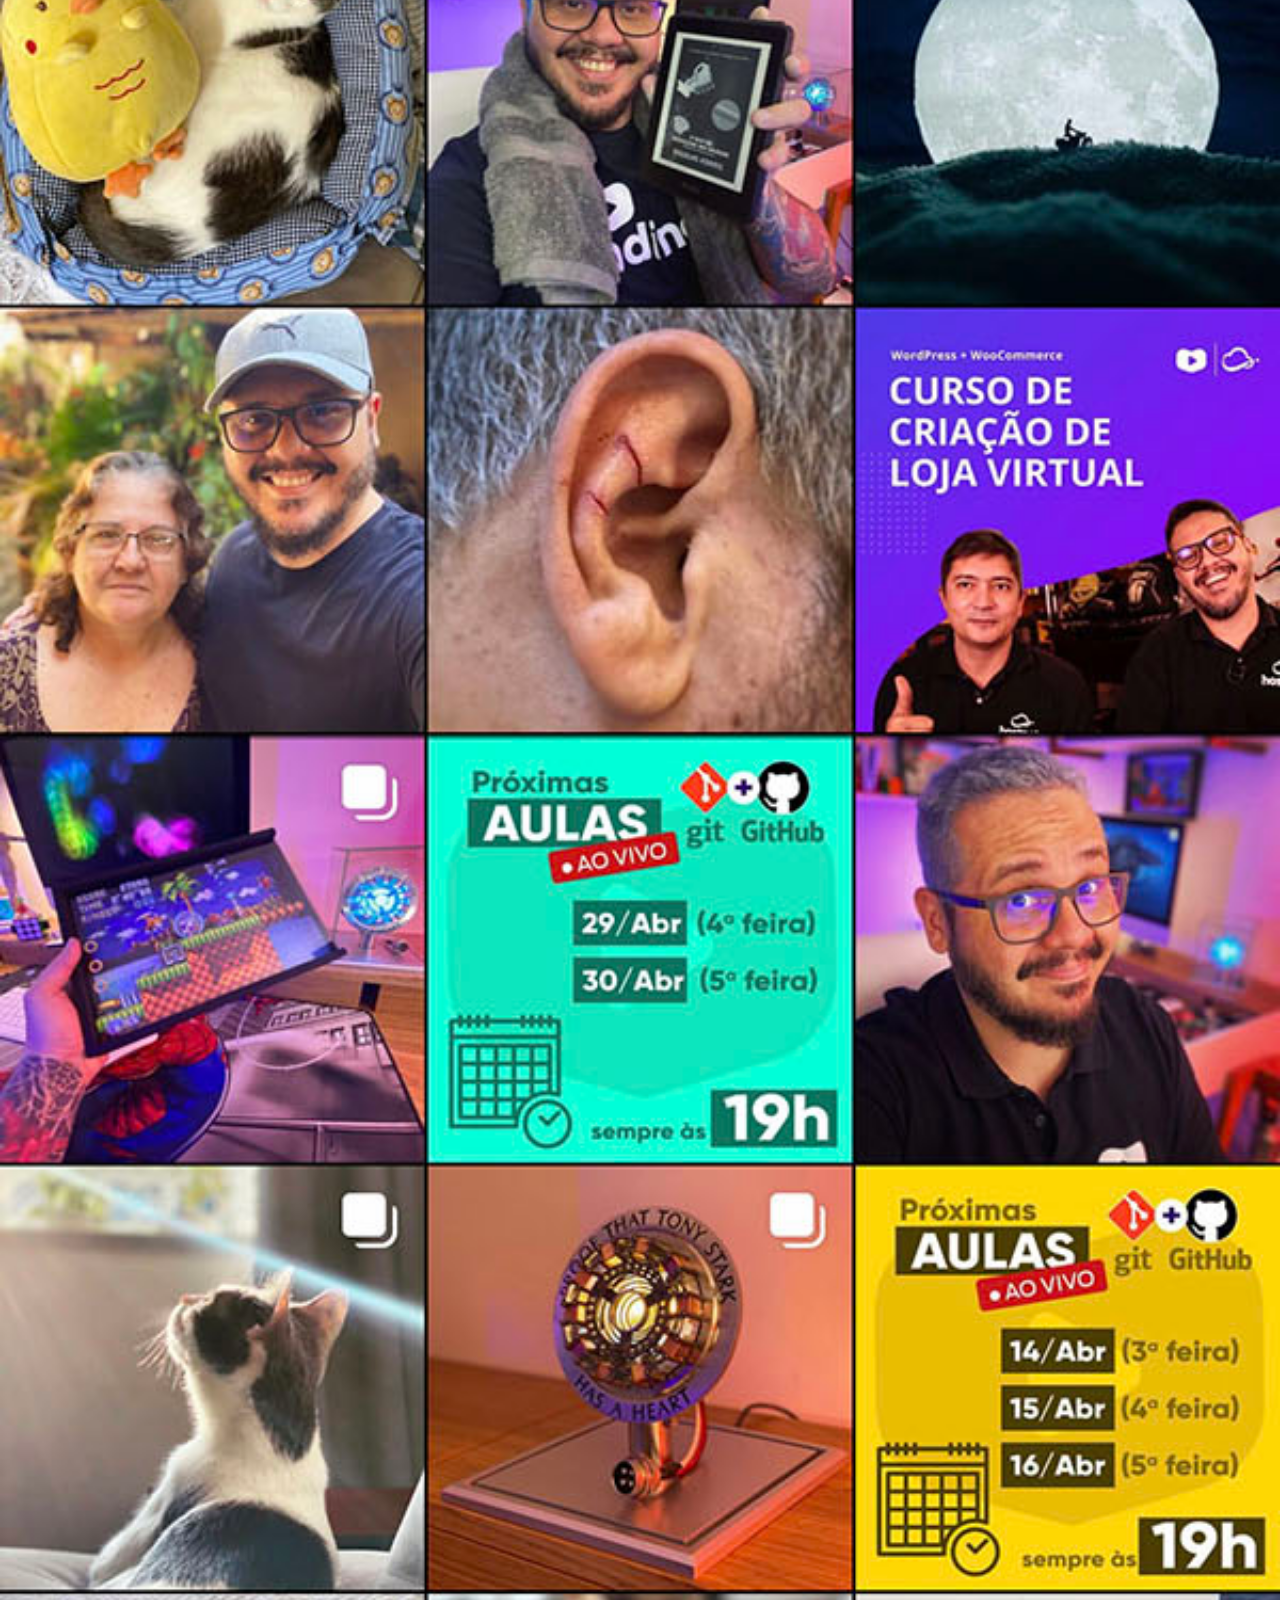
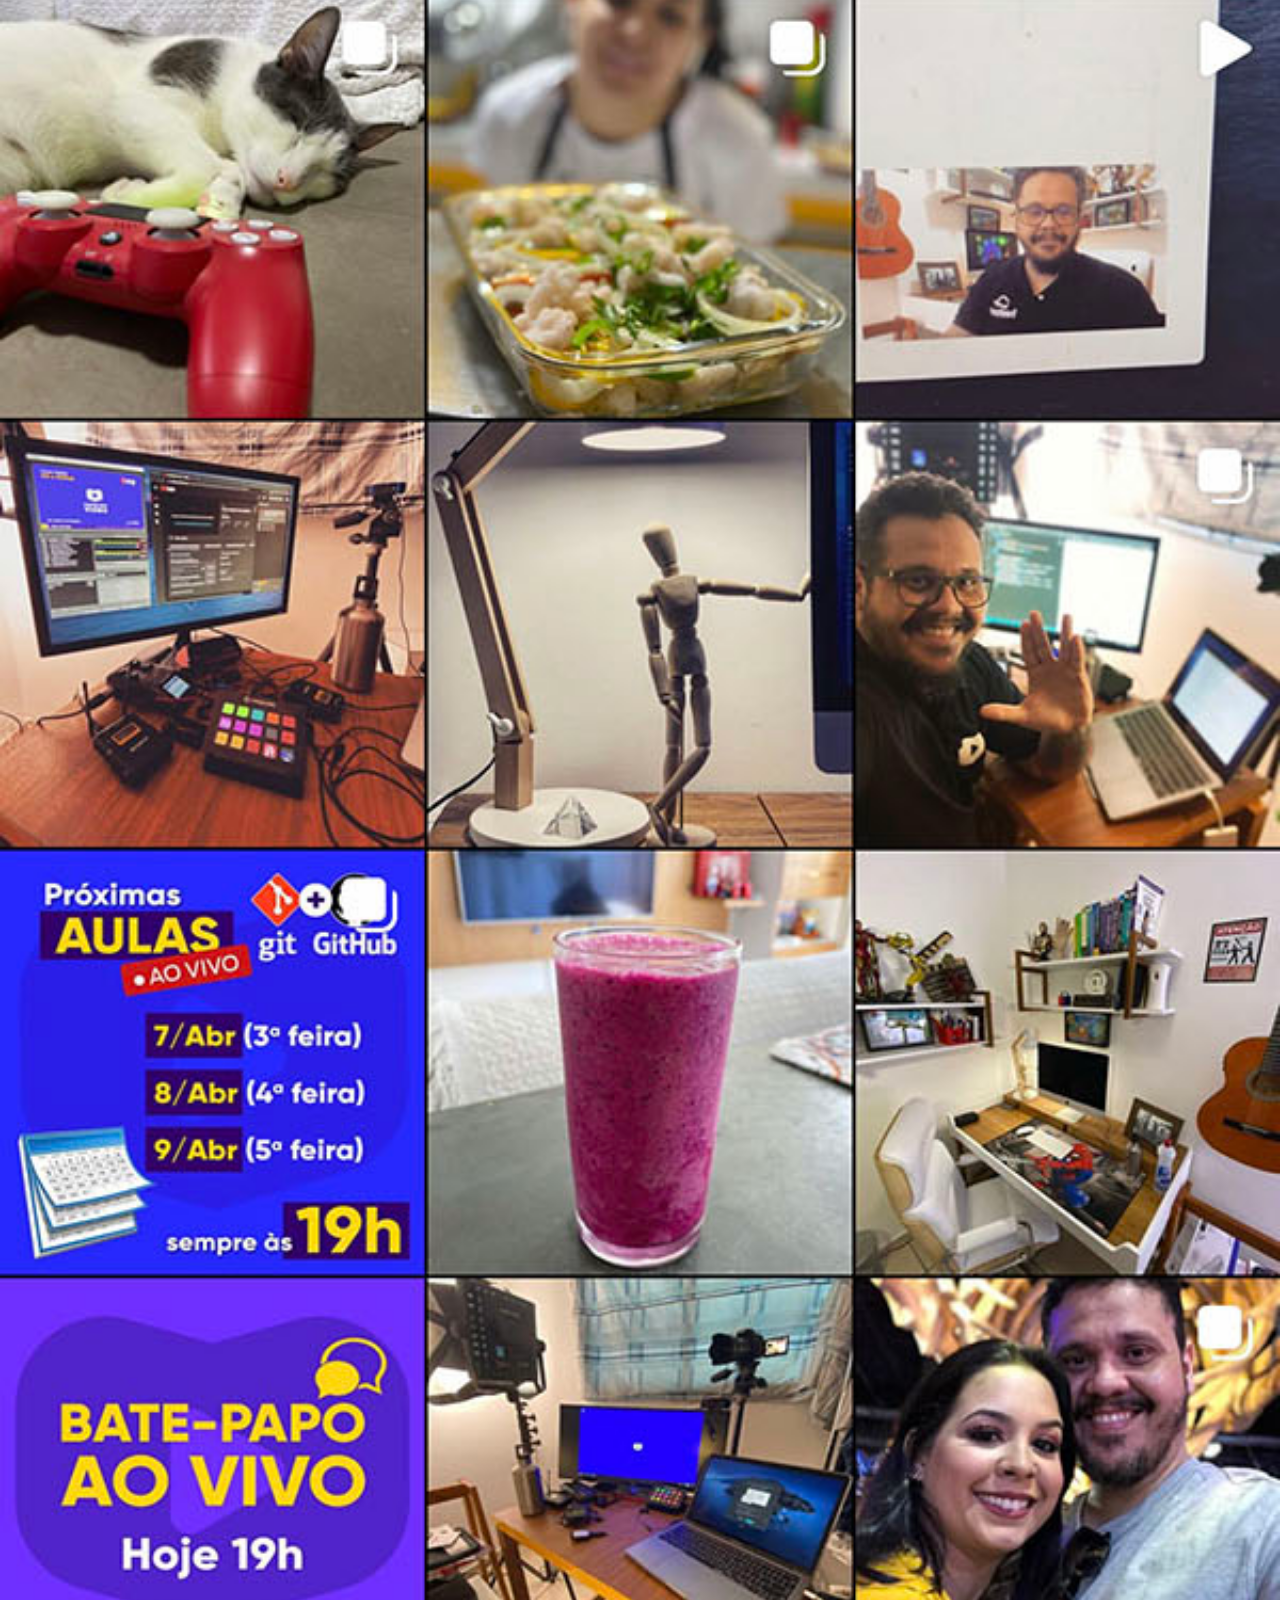
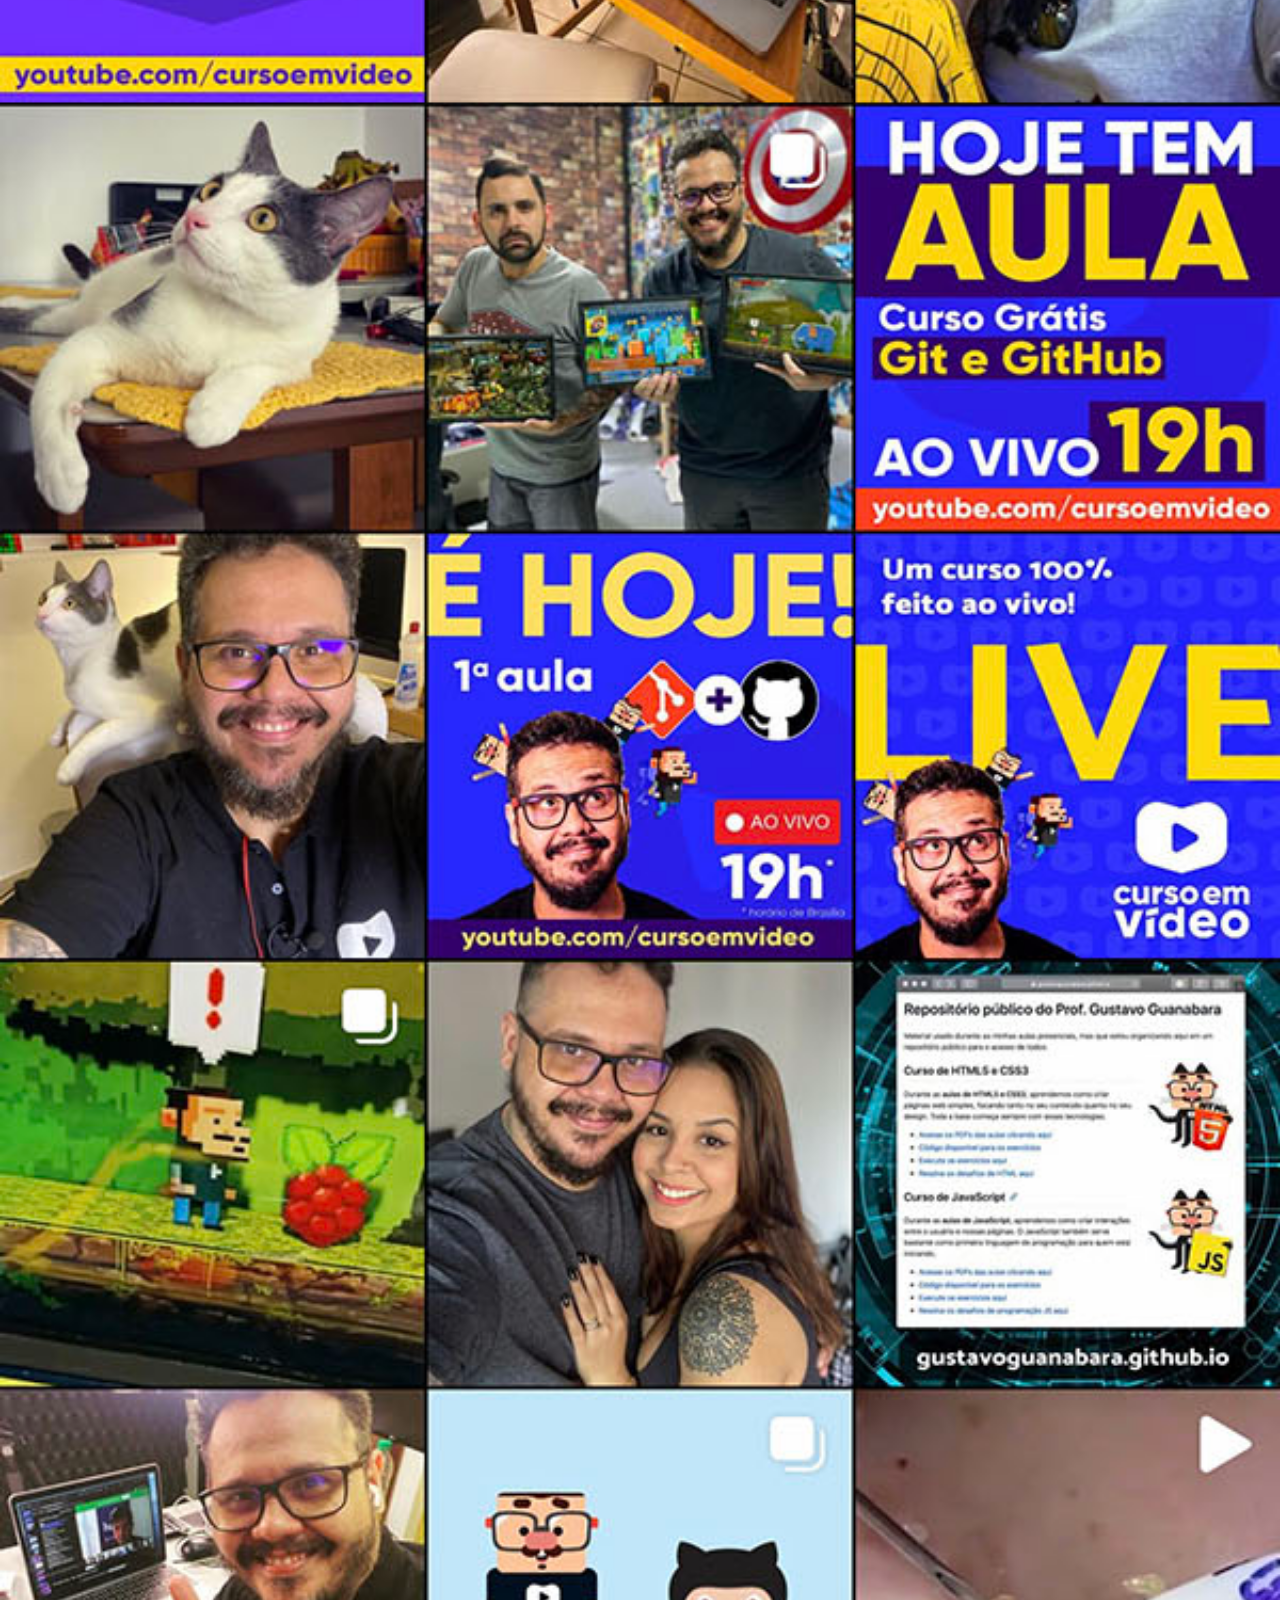
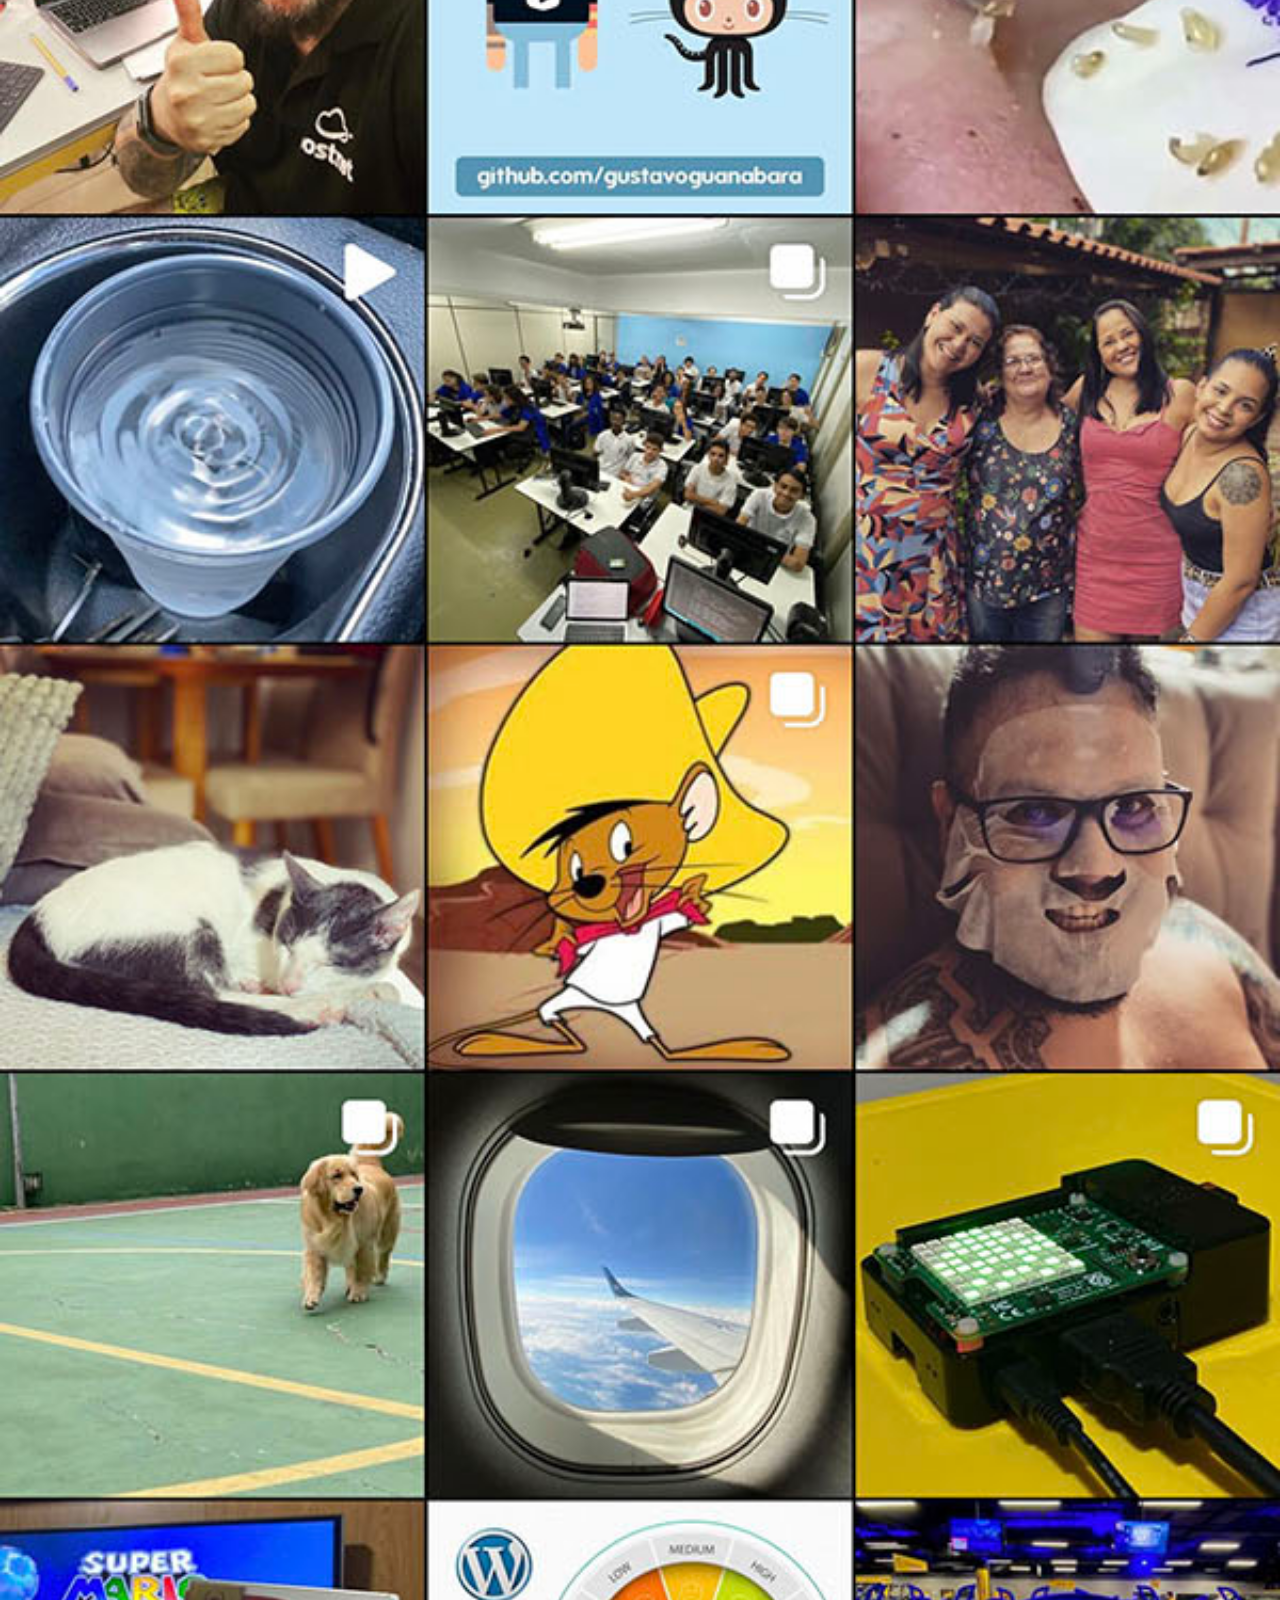
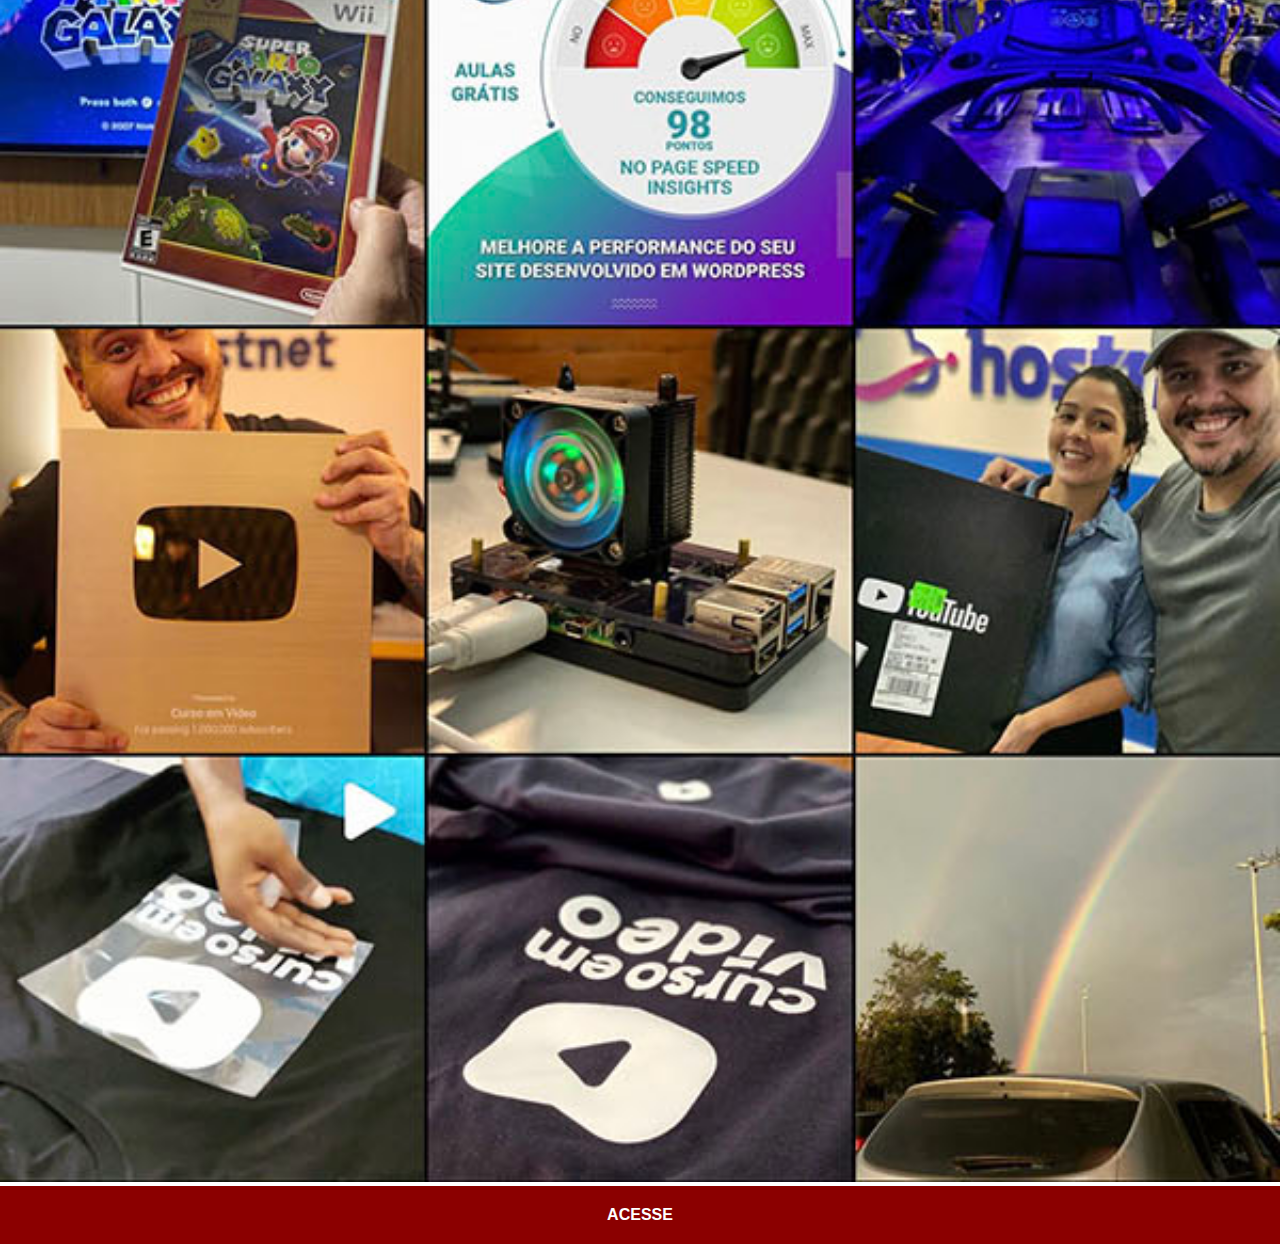
<file: instragram.html>
<!DOCTYPE html>
<html lang="pt-br">
<head>
    <meta charset="UTF-8">
    <meta http-equiv="X-UA-Compatible" content="IE=edge">
    <meta name="viewport" content="width=device-width, initial-scale=1.0">
    <title>Instagram</title>
    <link rel="stylesheet" href="estyle/social.css">
</head>
<body>
    <img src="imagens/tela-instagram.jpg" alt="Instragram">
    <a href="https://www.instagram.com/" target="_blank" >ACESSE</a>
</body>
</html>
</file>
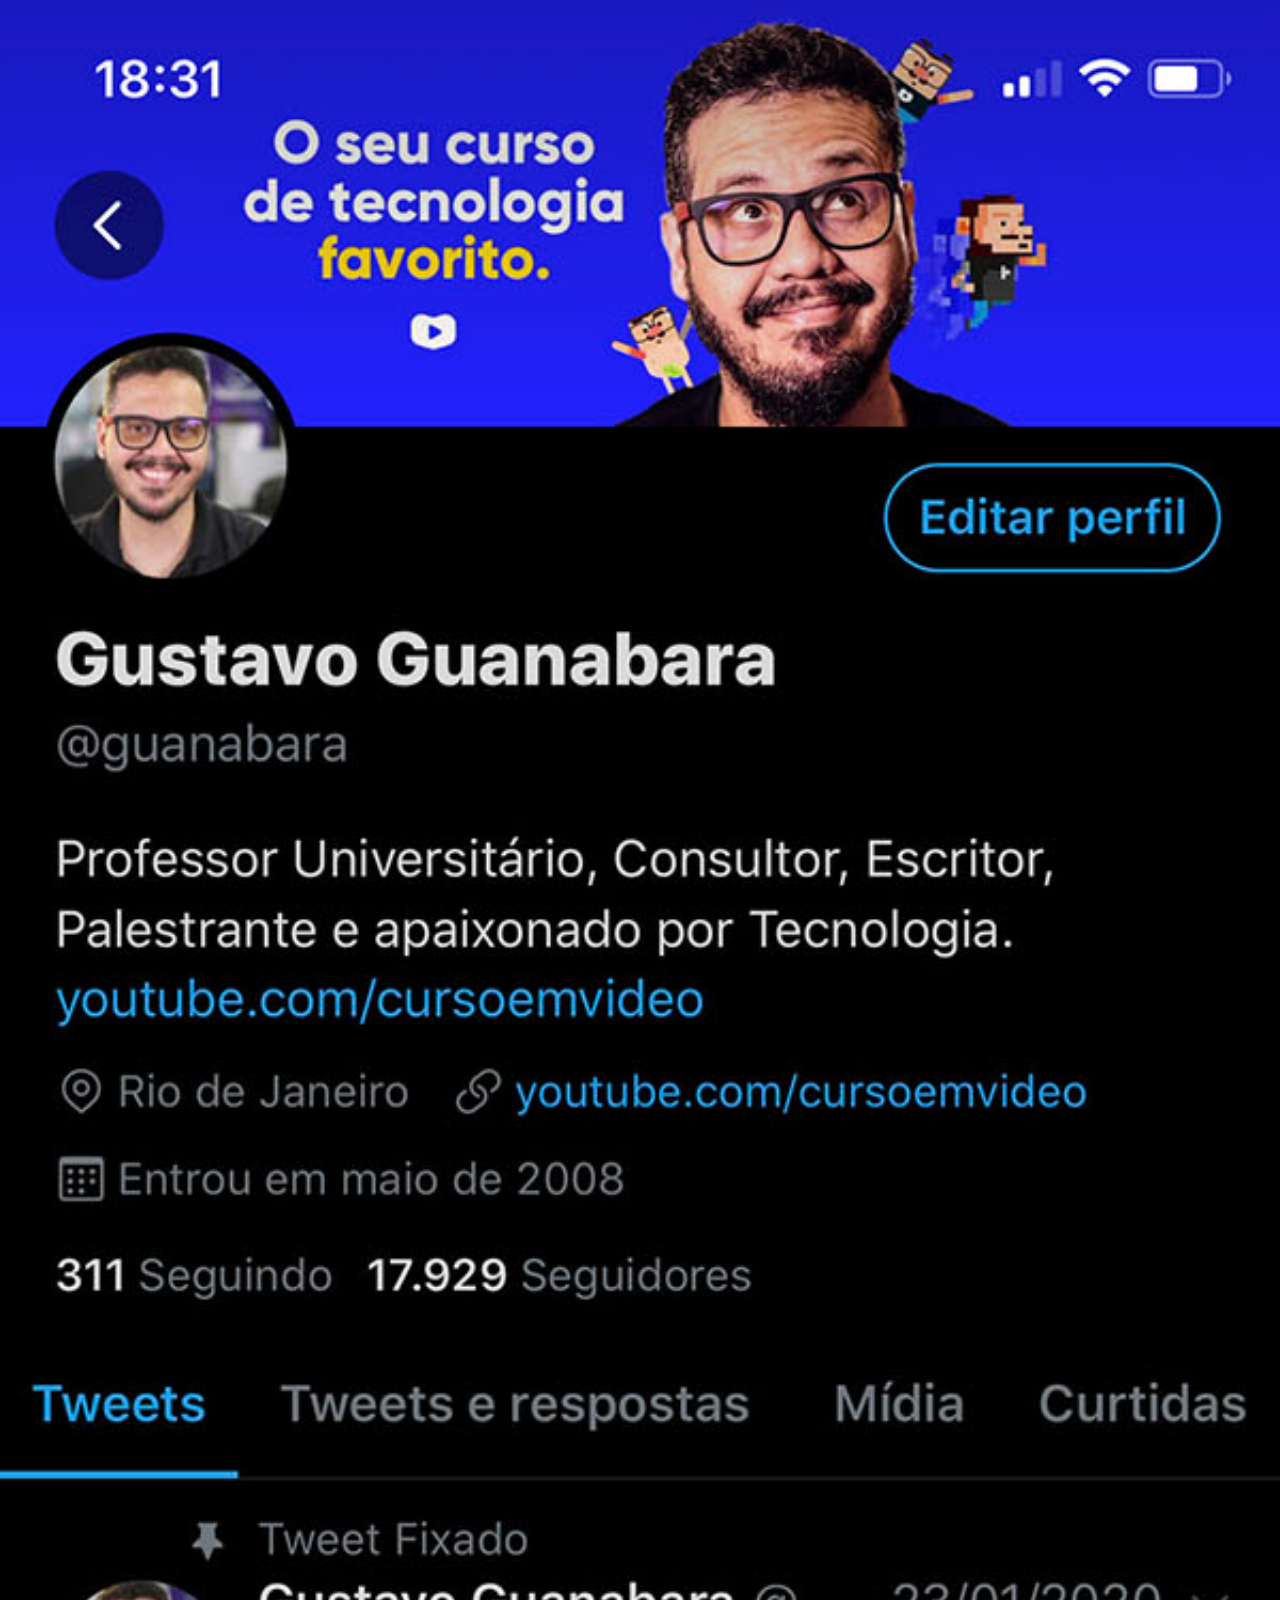
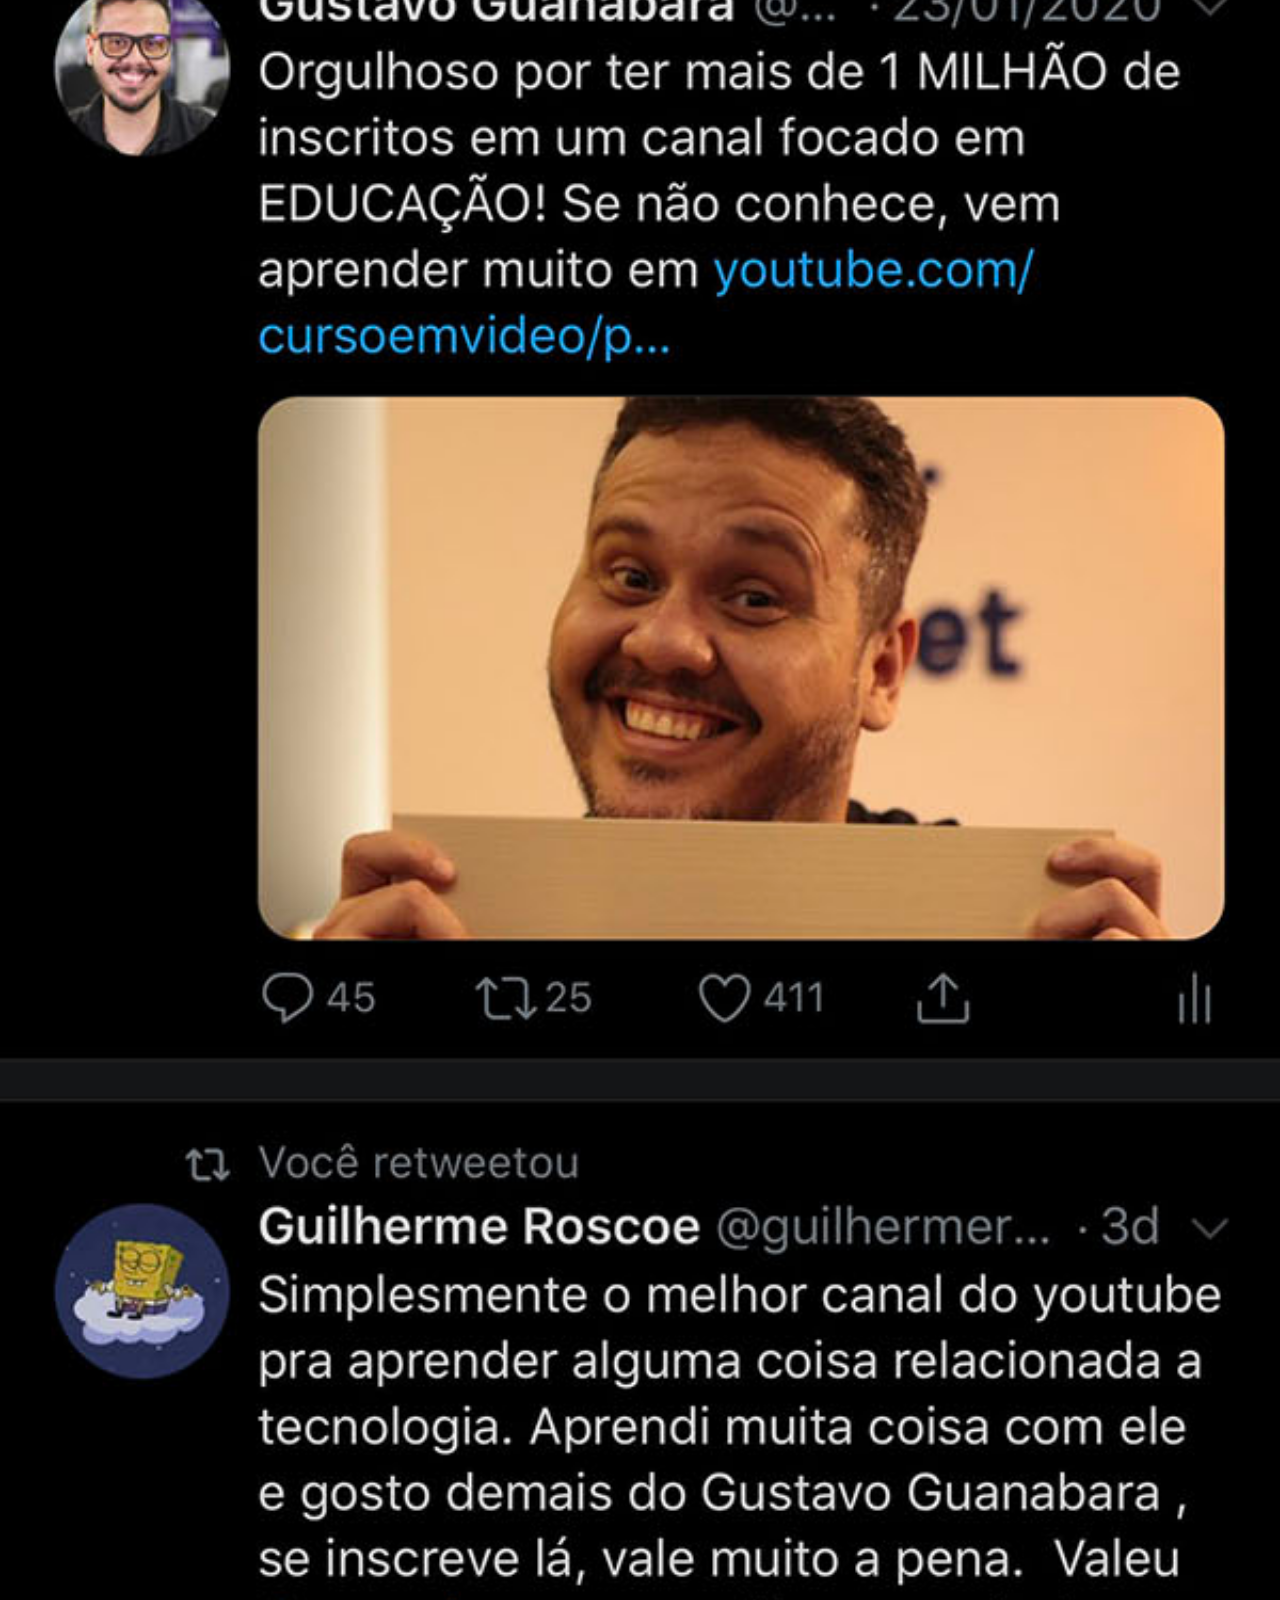
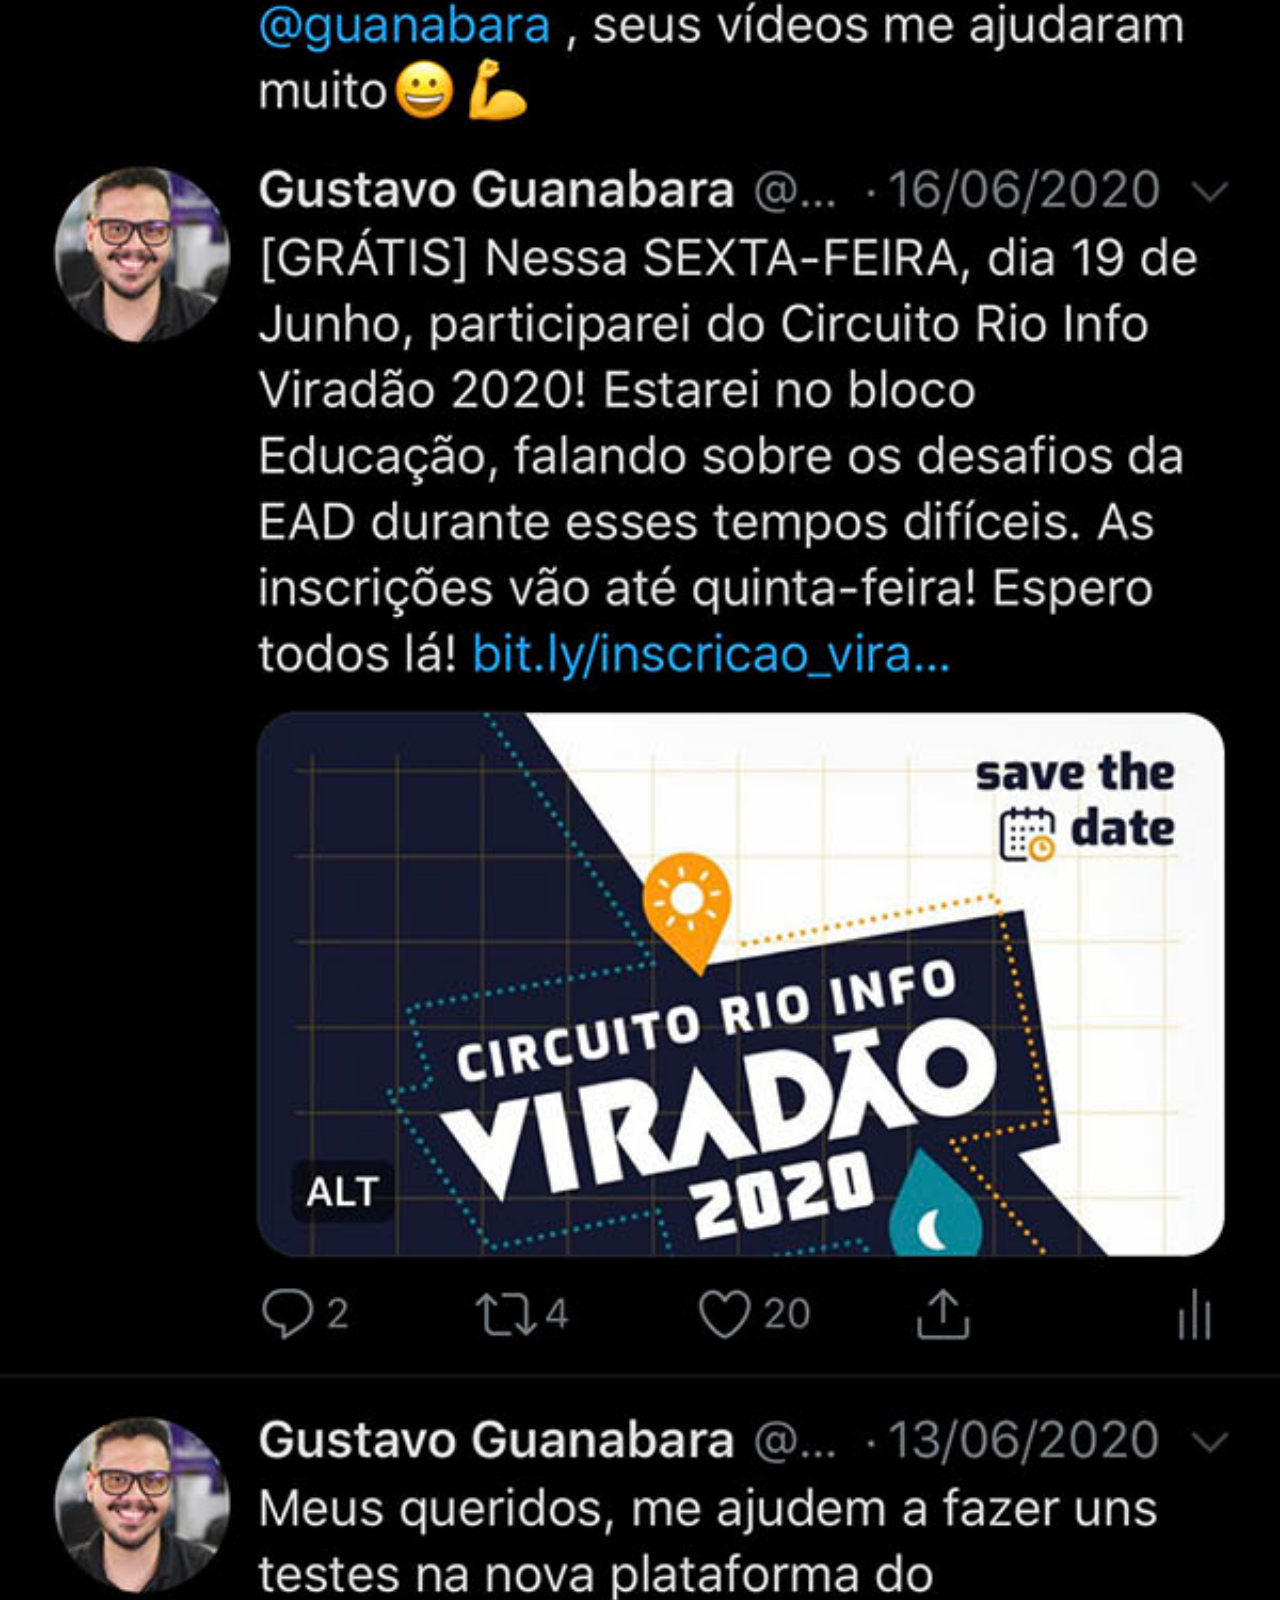
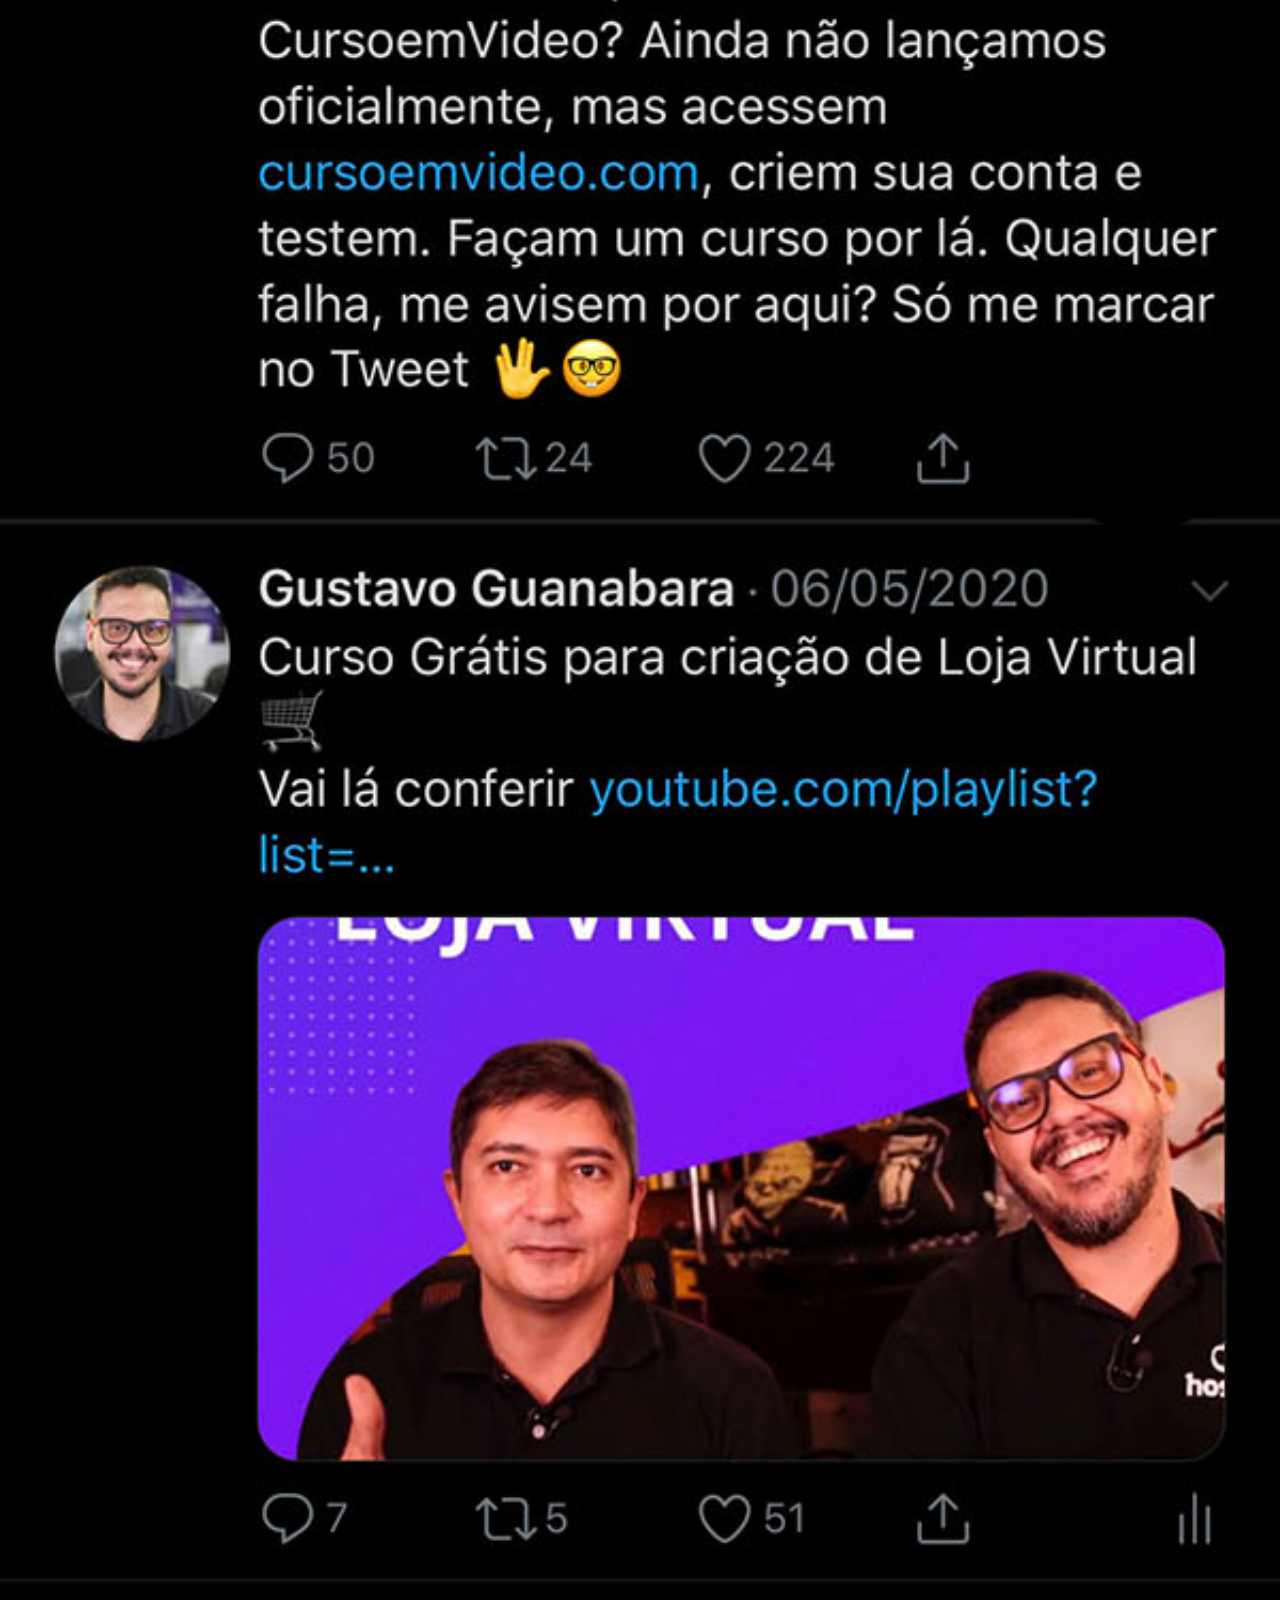
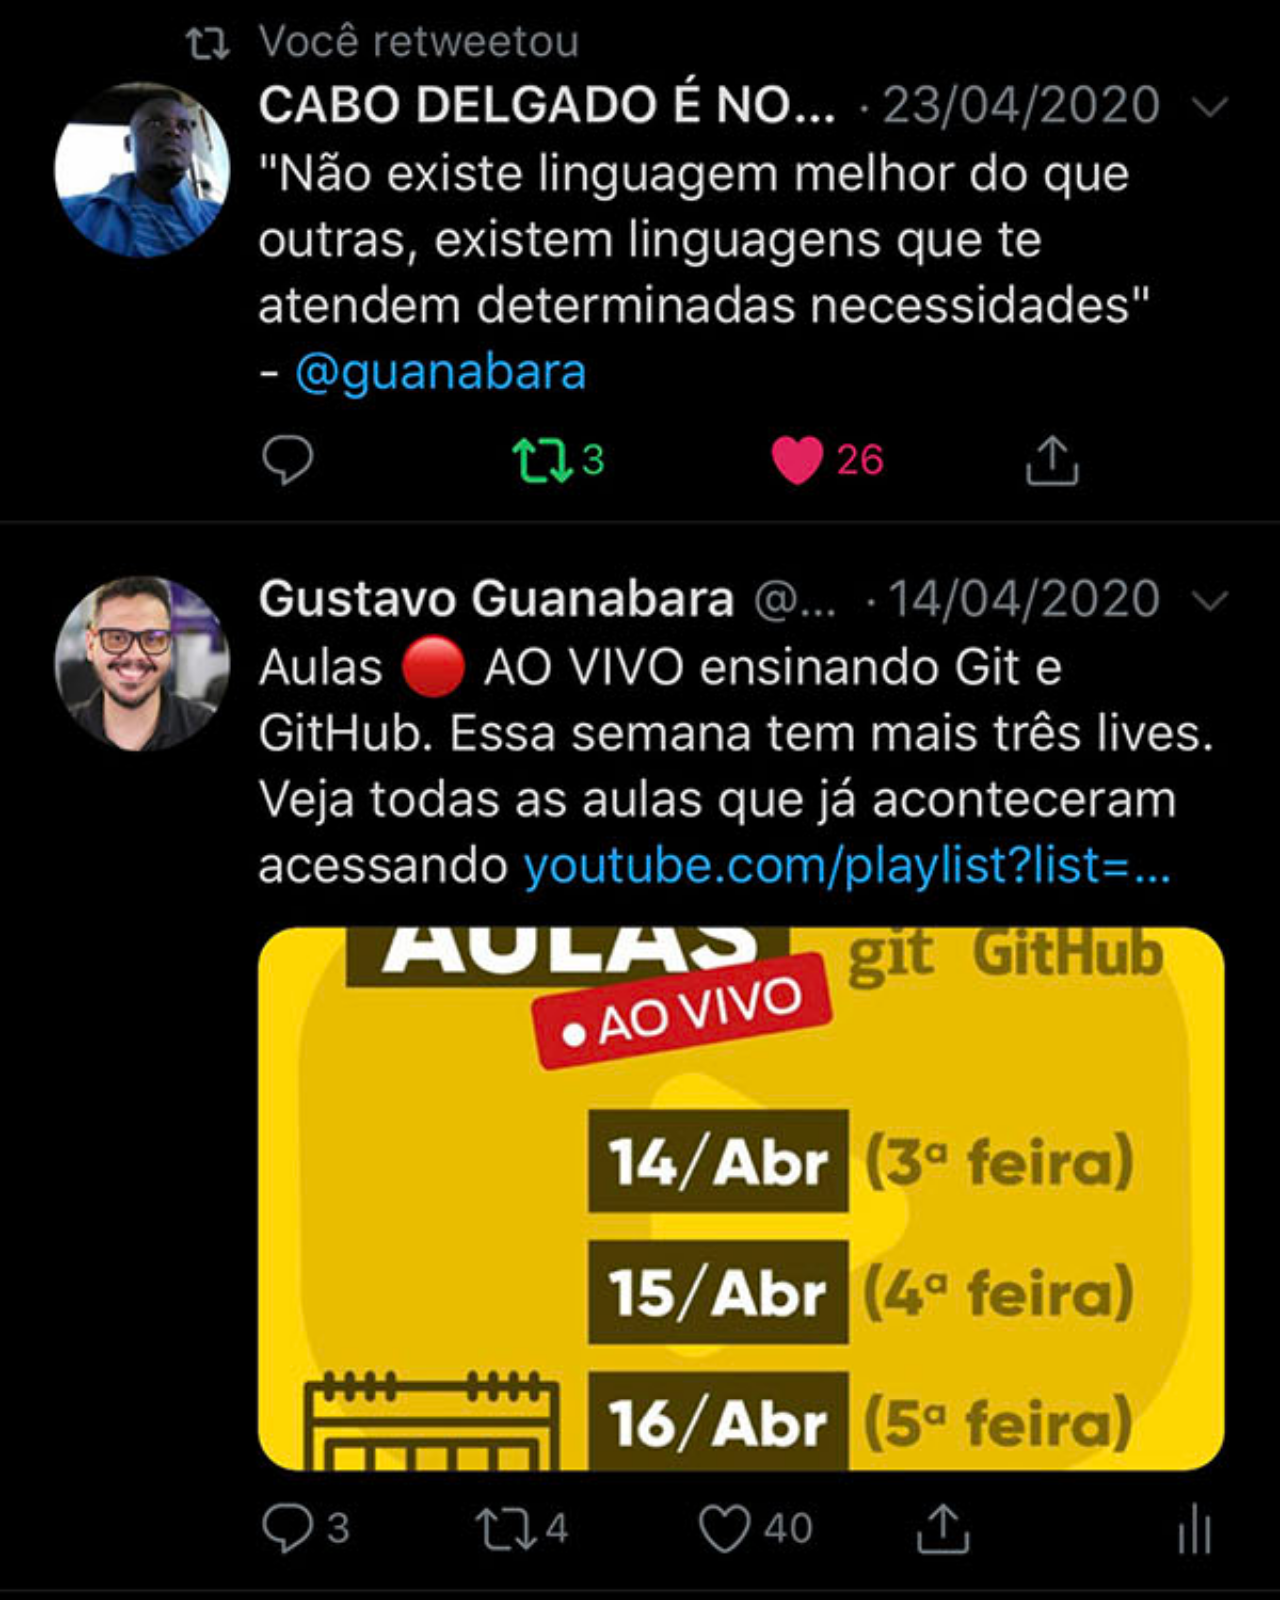
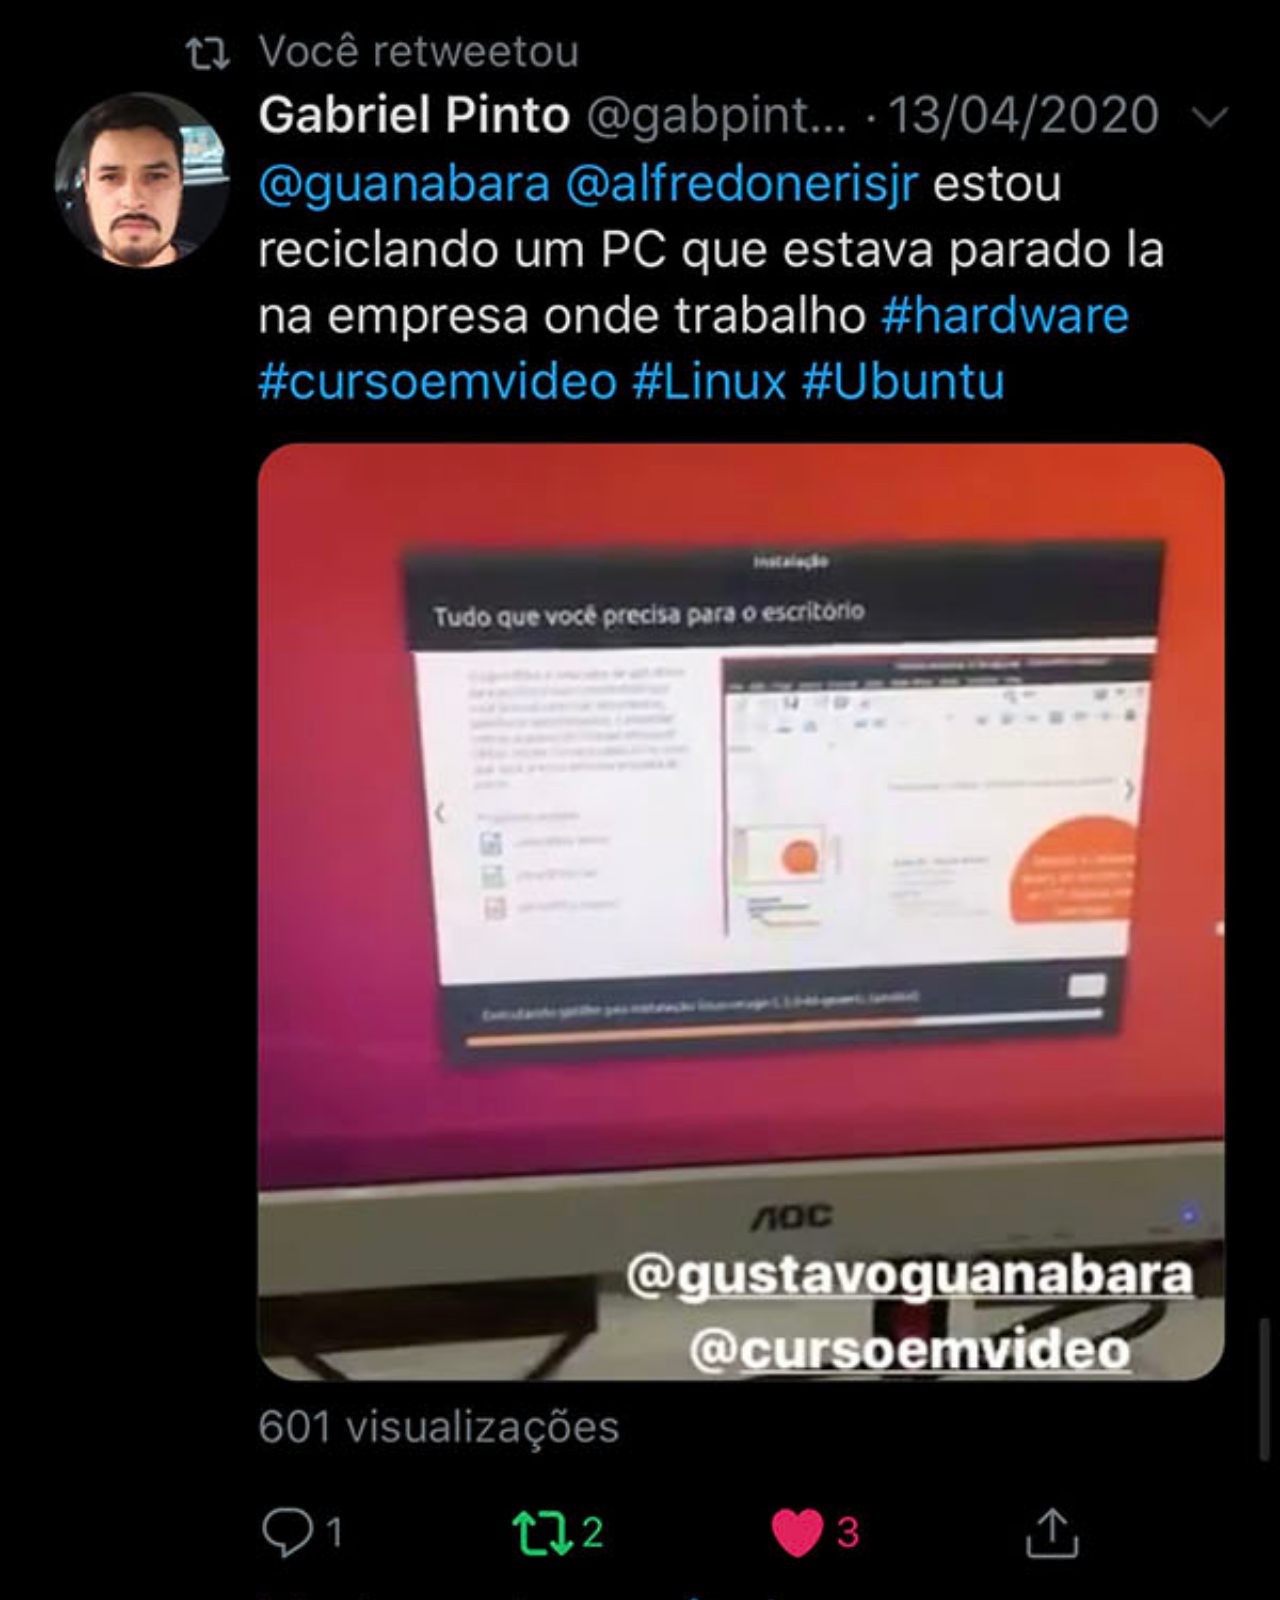
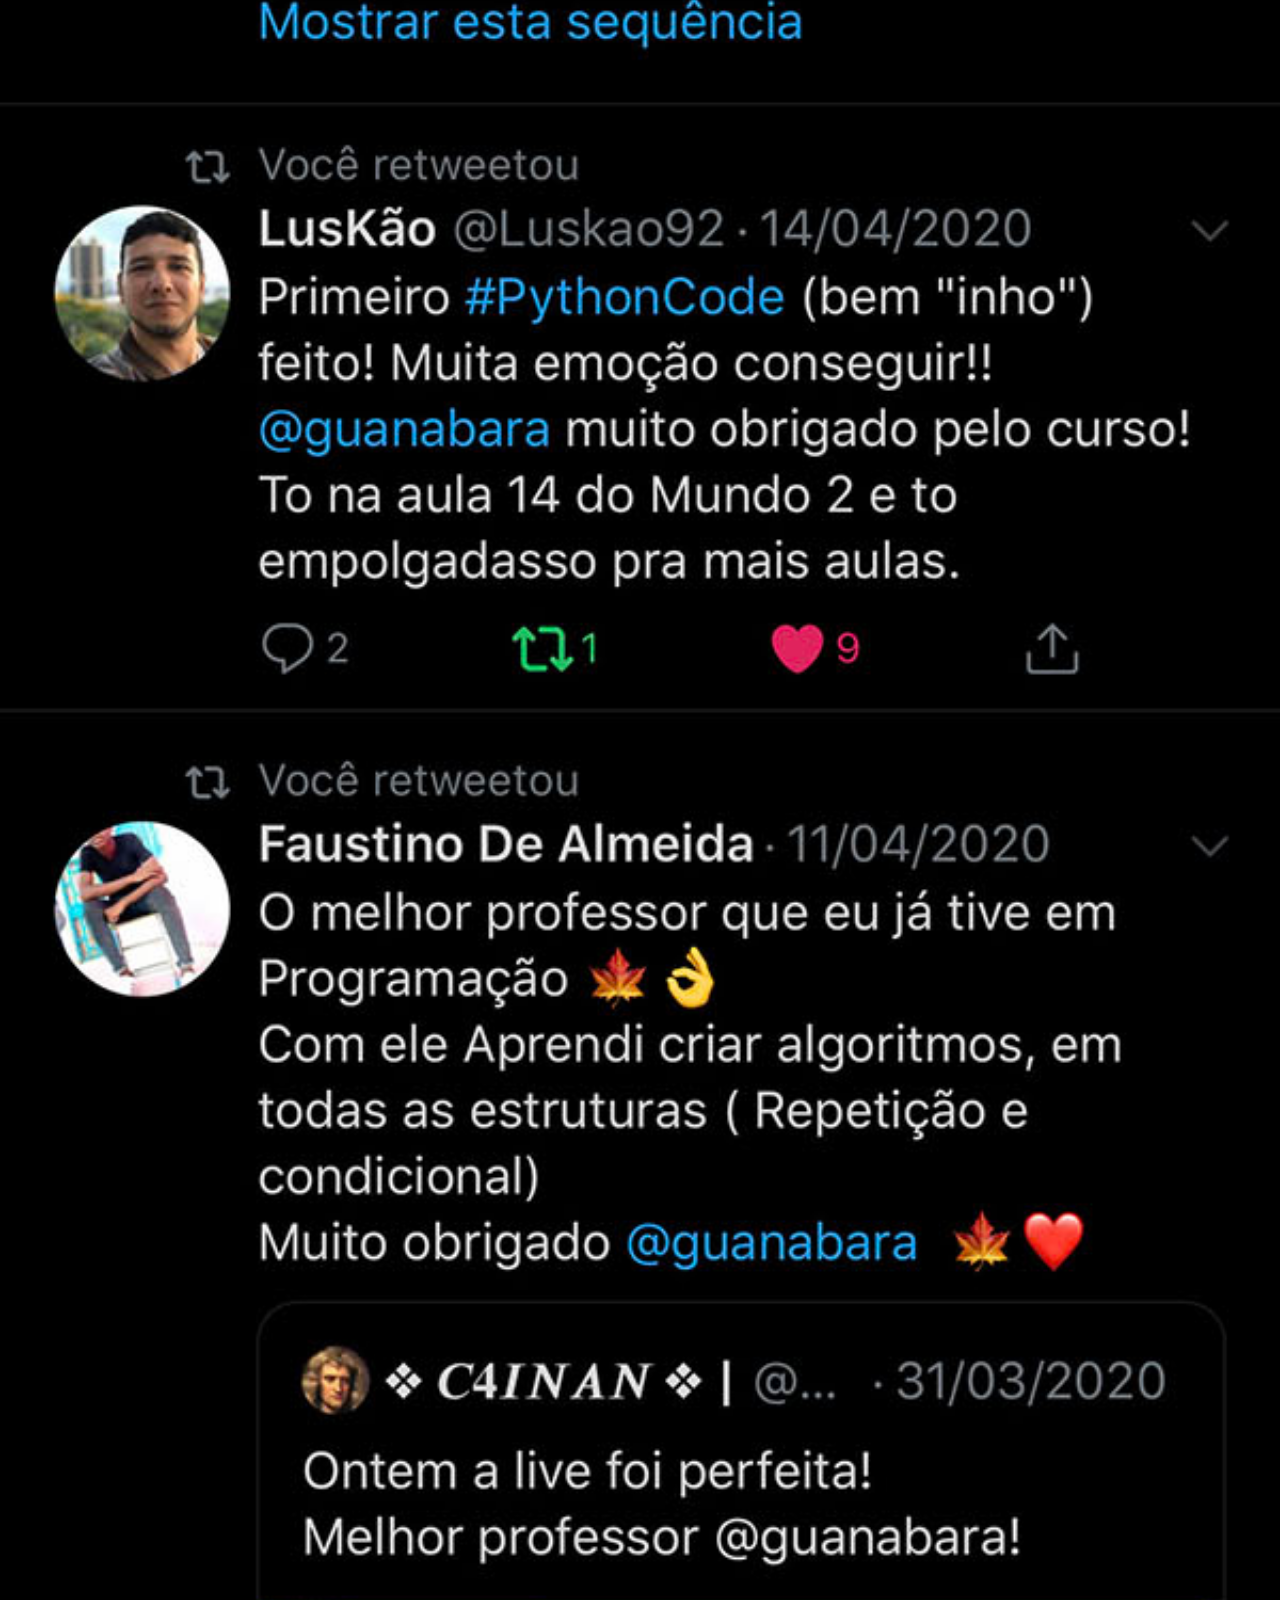
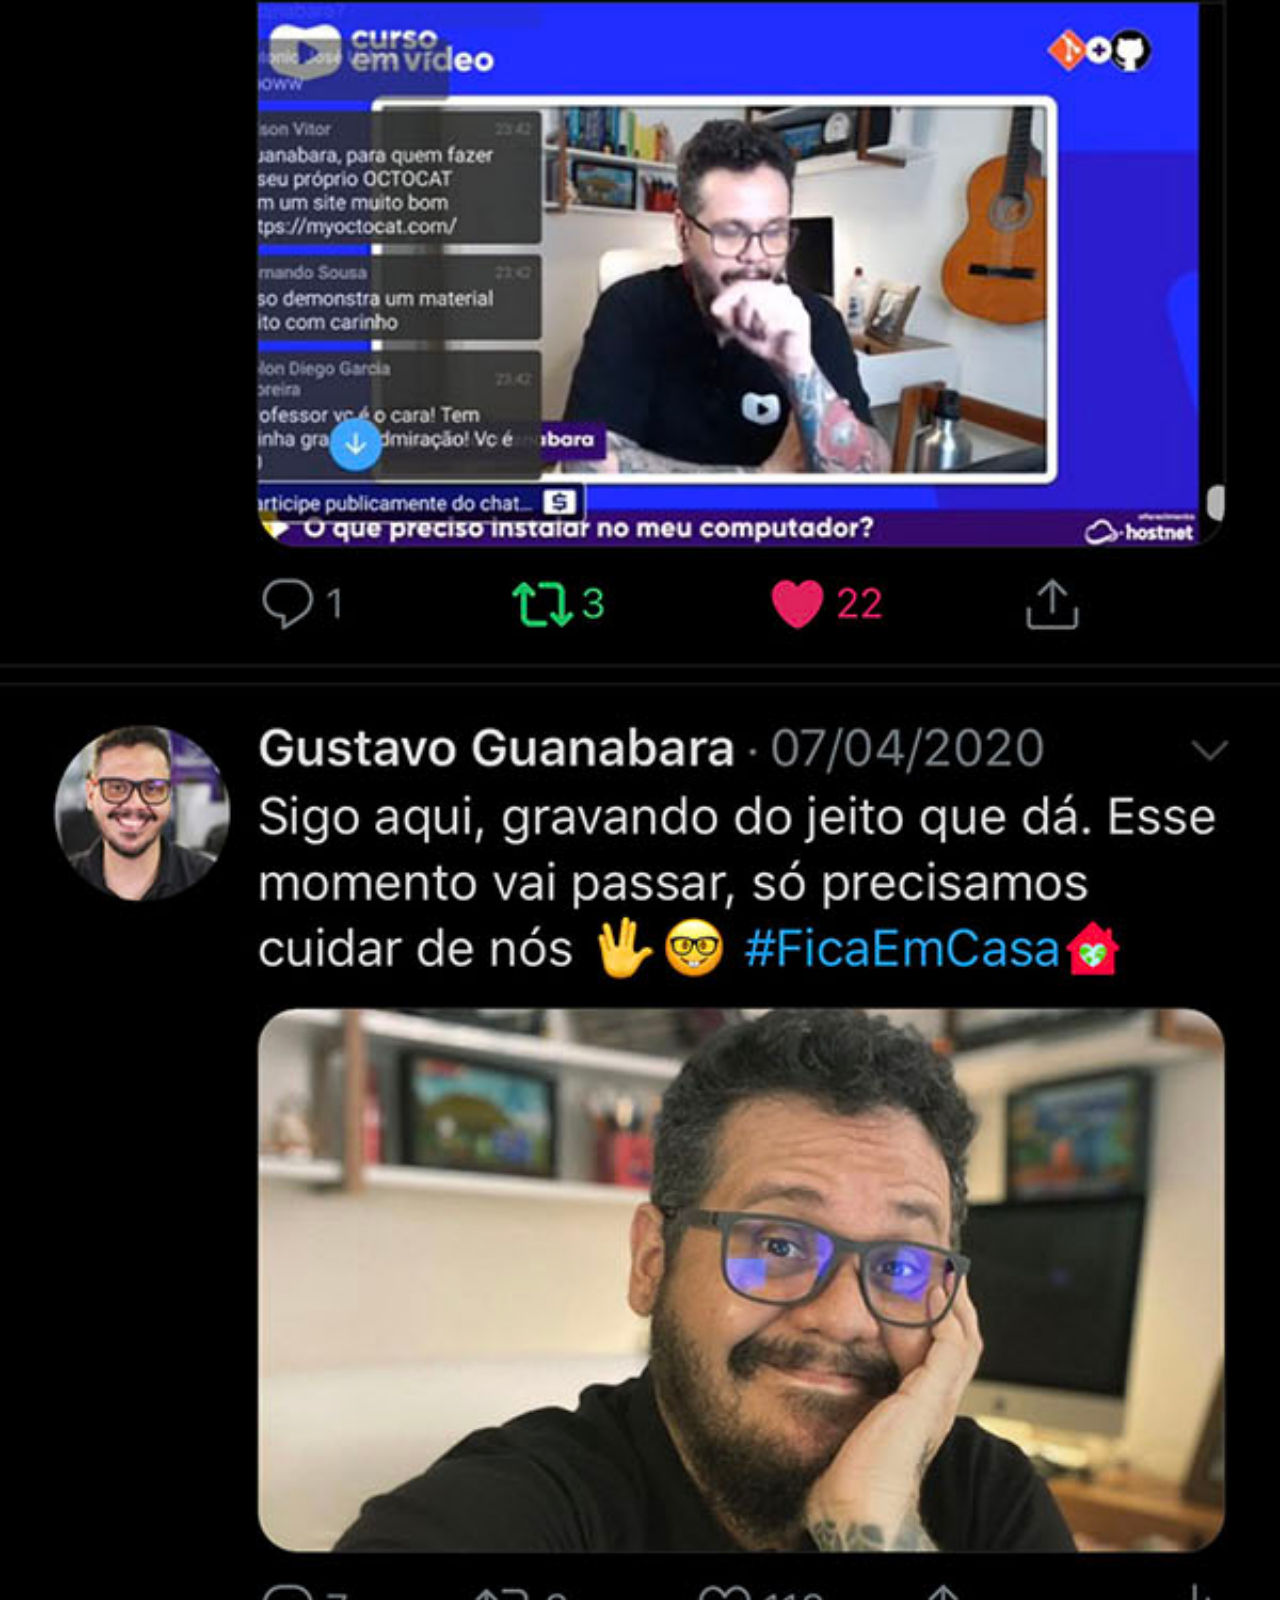
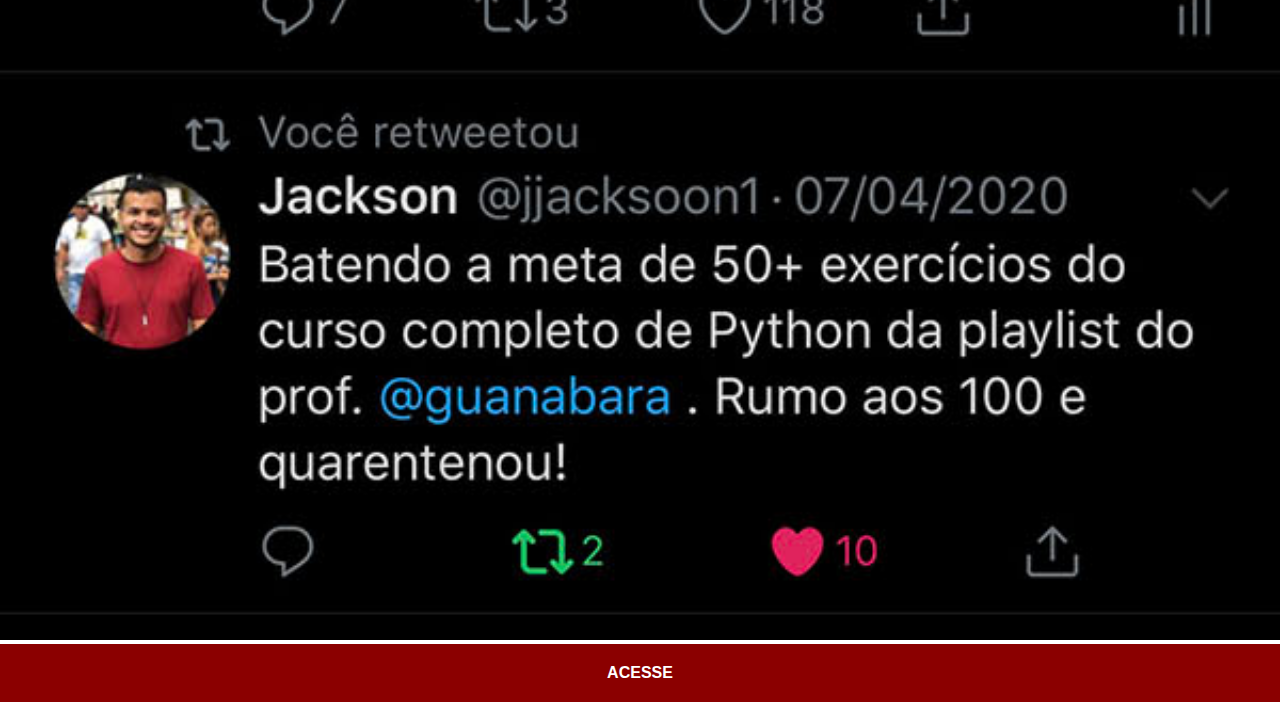
<file: twitter.html>
<!DOCTYPE html>
<html lang="pt-br">
<head>
    <meta charset="UTF-8">
    <meta http-equiv="X-UA-Compatible" content="IE=edge">
    <meta name="viewport" content="width=device-width, initial-scale=1.0">
    <title>Twitter</title>
    <link rel="stylesheet" href="estyle/social.css">
</head>
<body>
    <img src="imagens/tela-twitter.jpg"  alt="Twitter">
    <a href="https://twitter.com/Alexander_ams" target="_blank" >ACESSE</a>
</body>
</html>
</file>
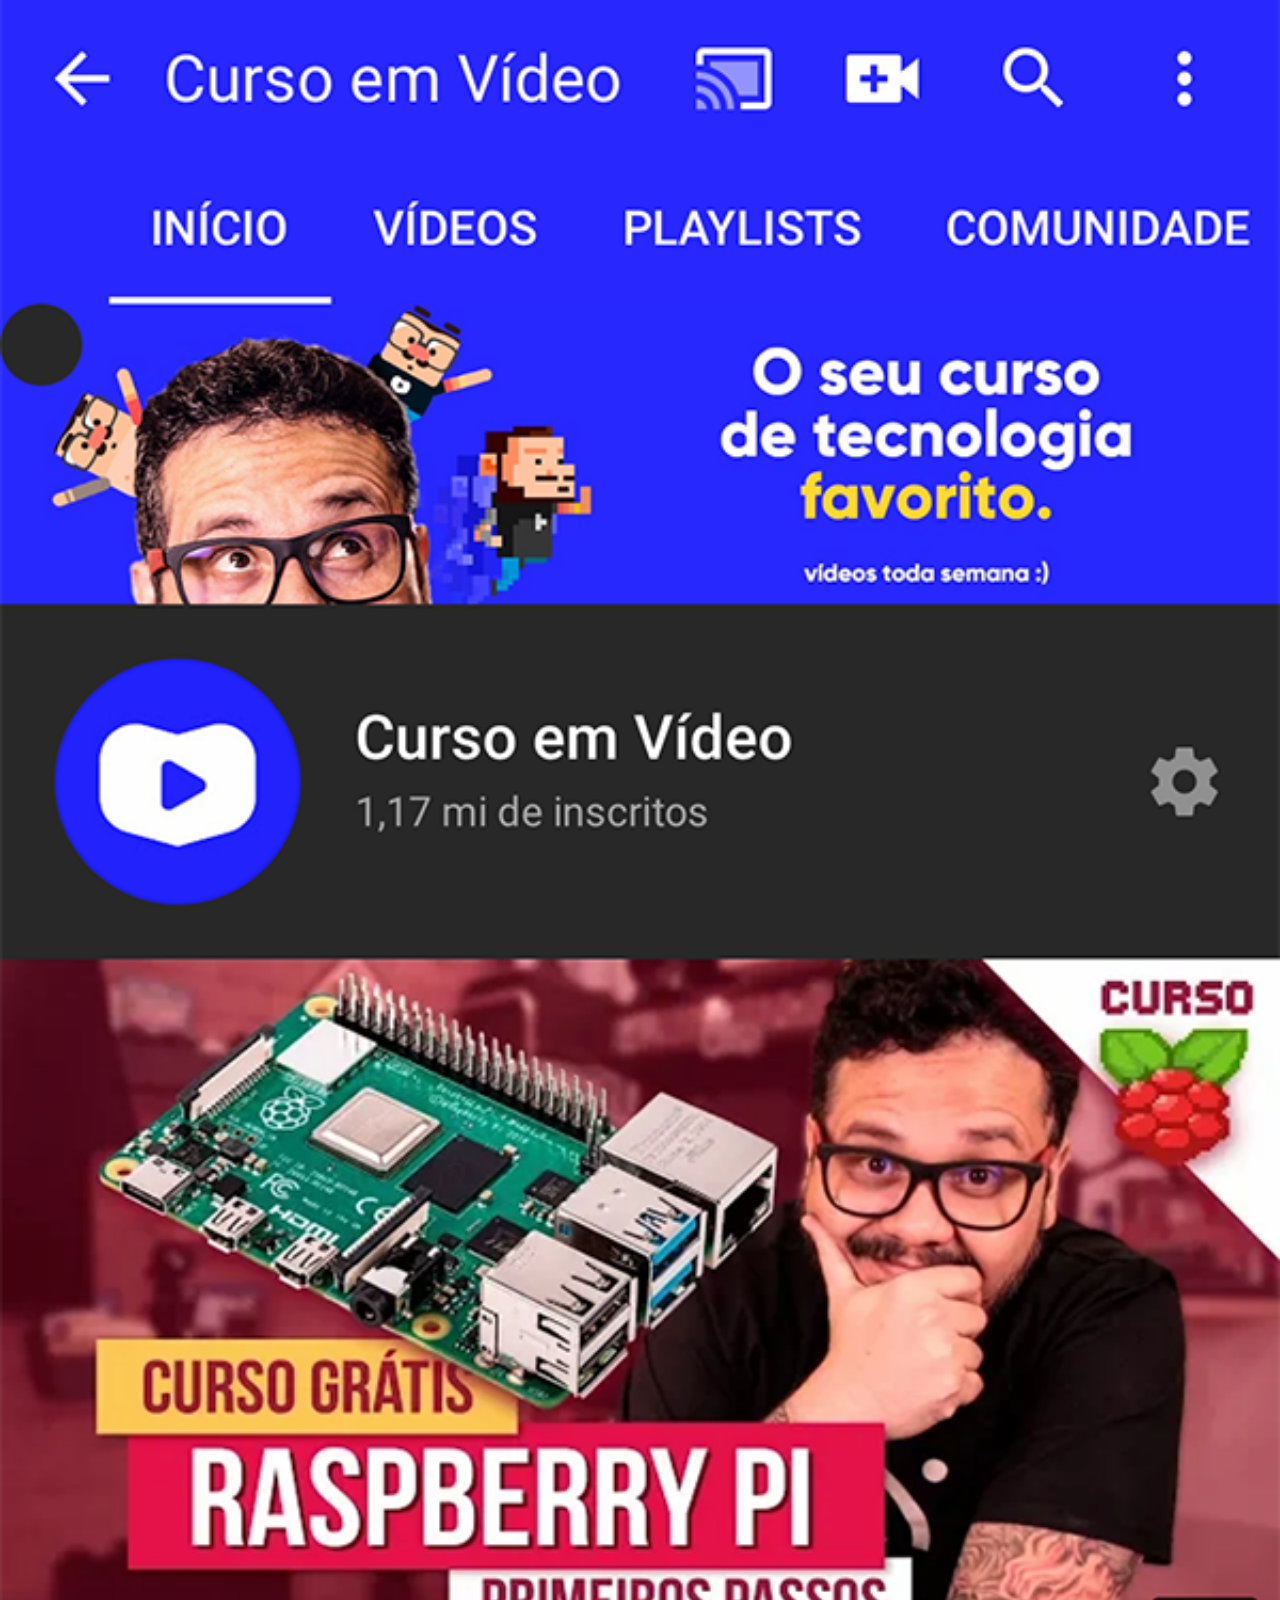
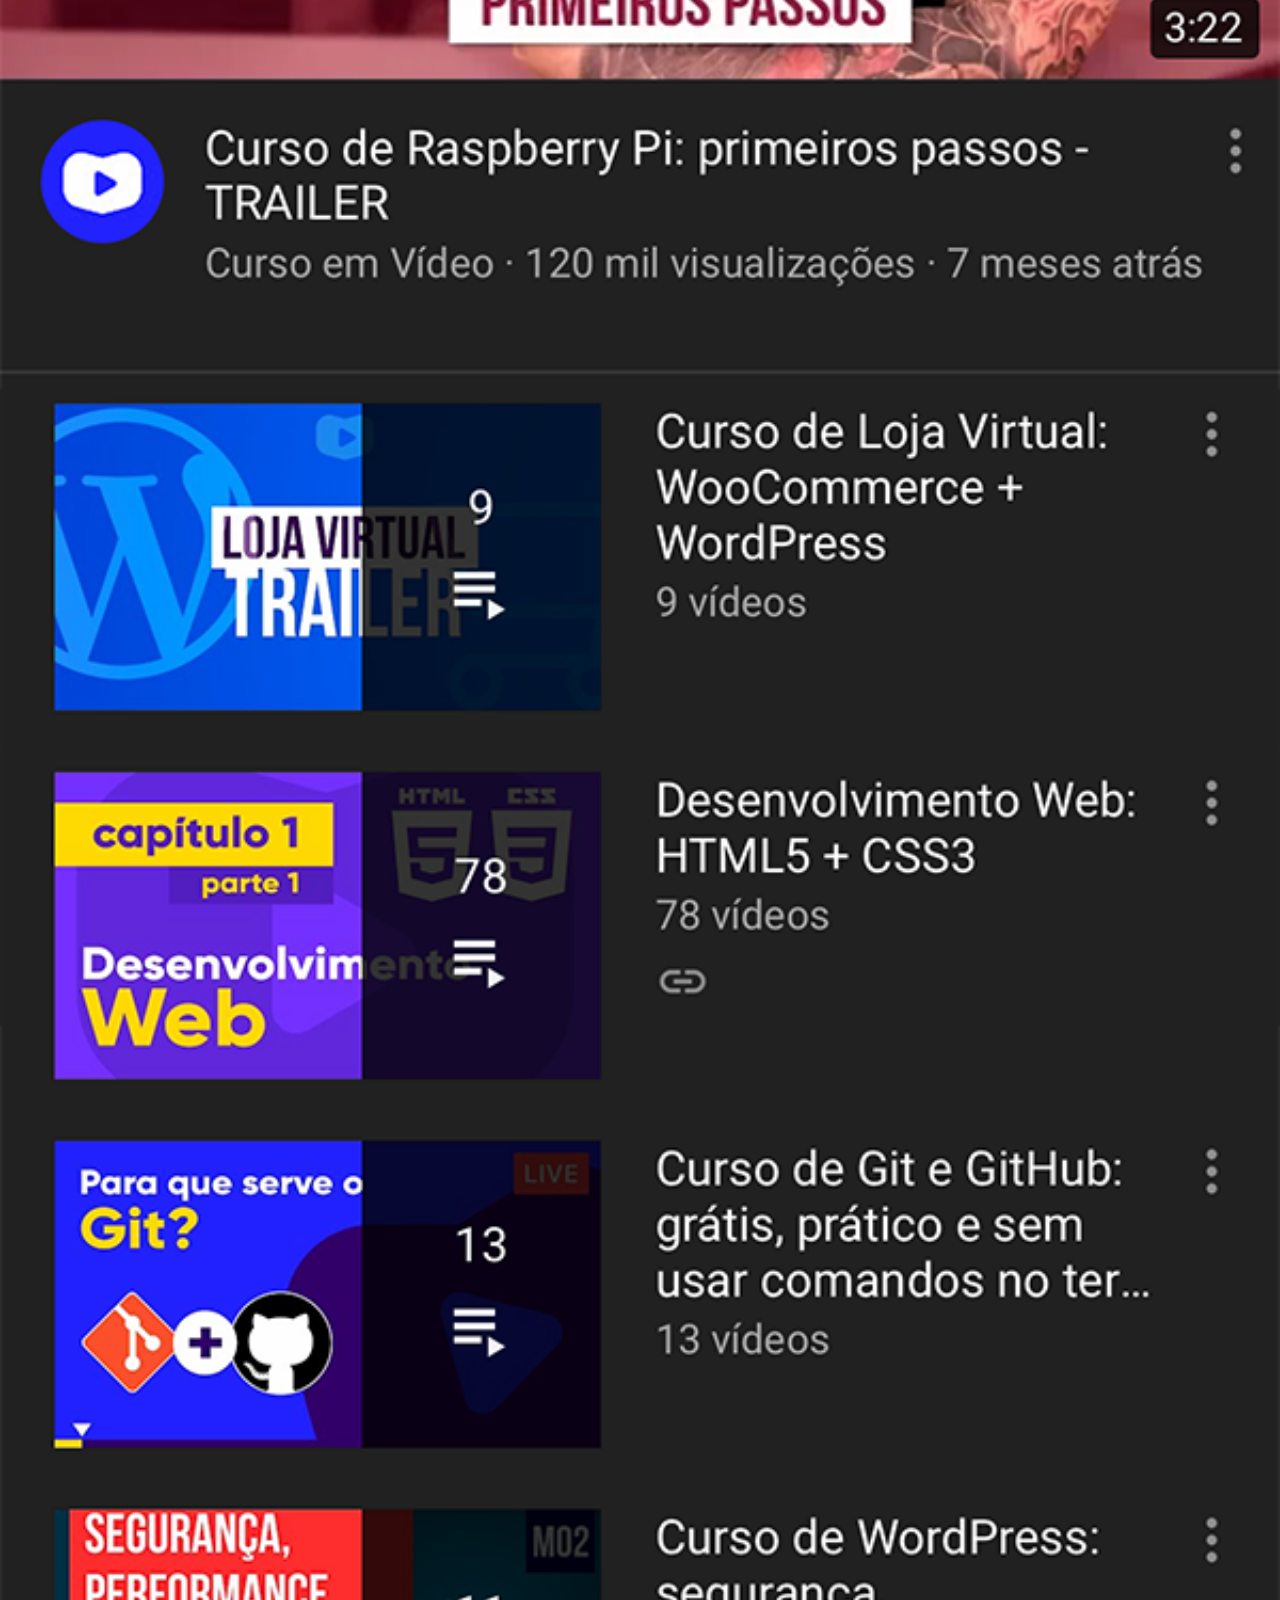
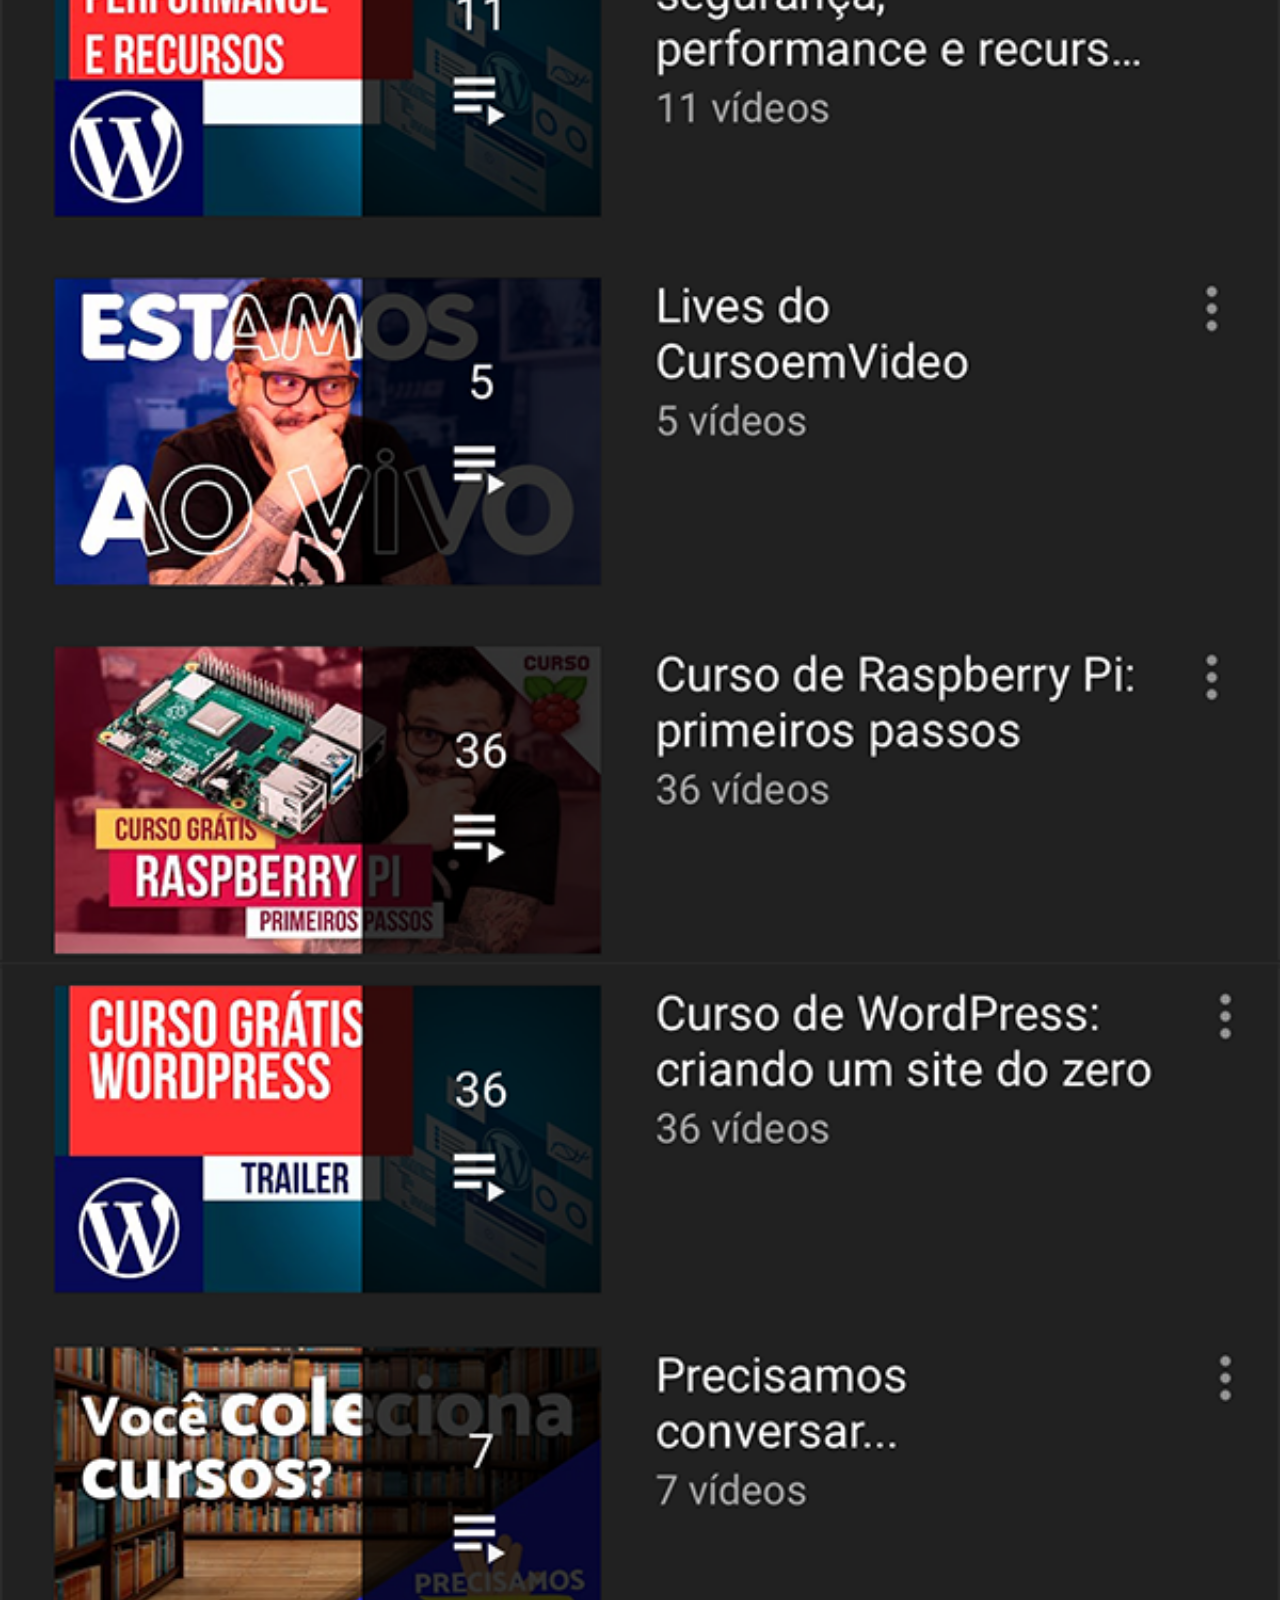
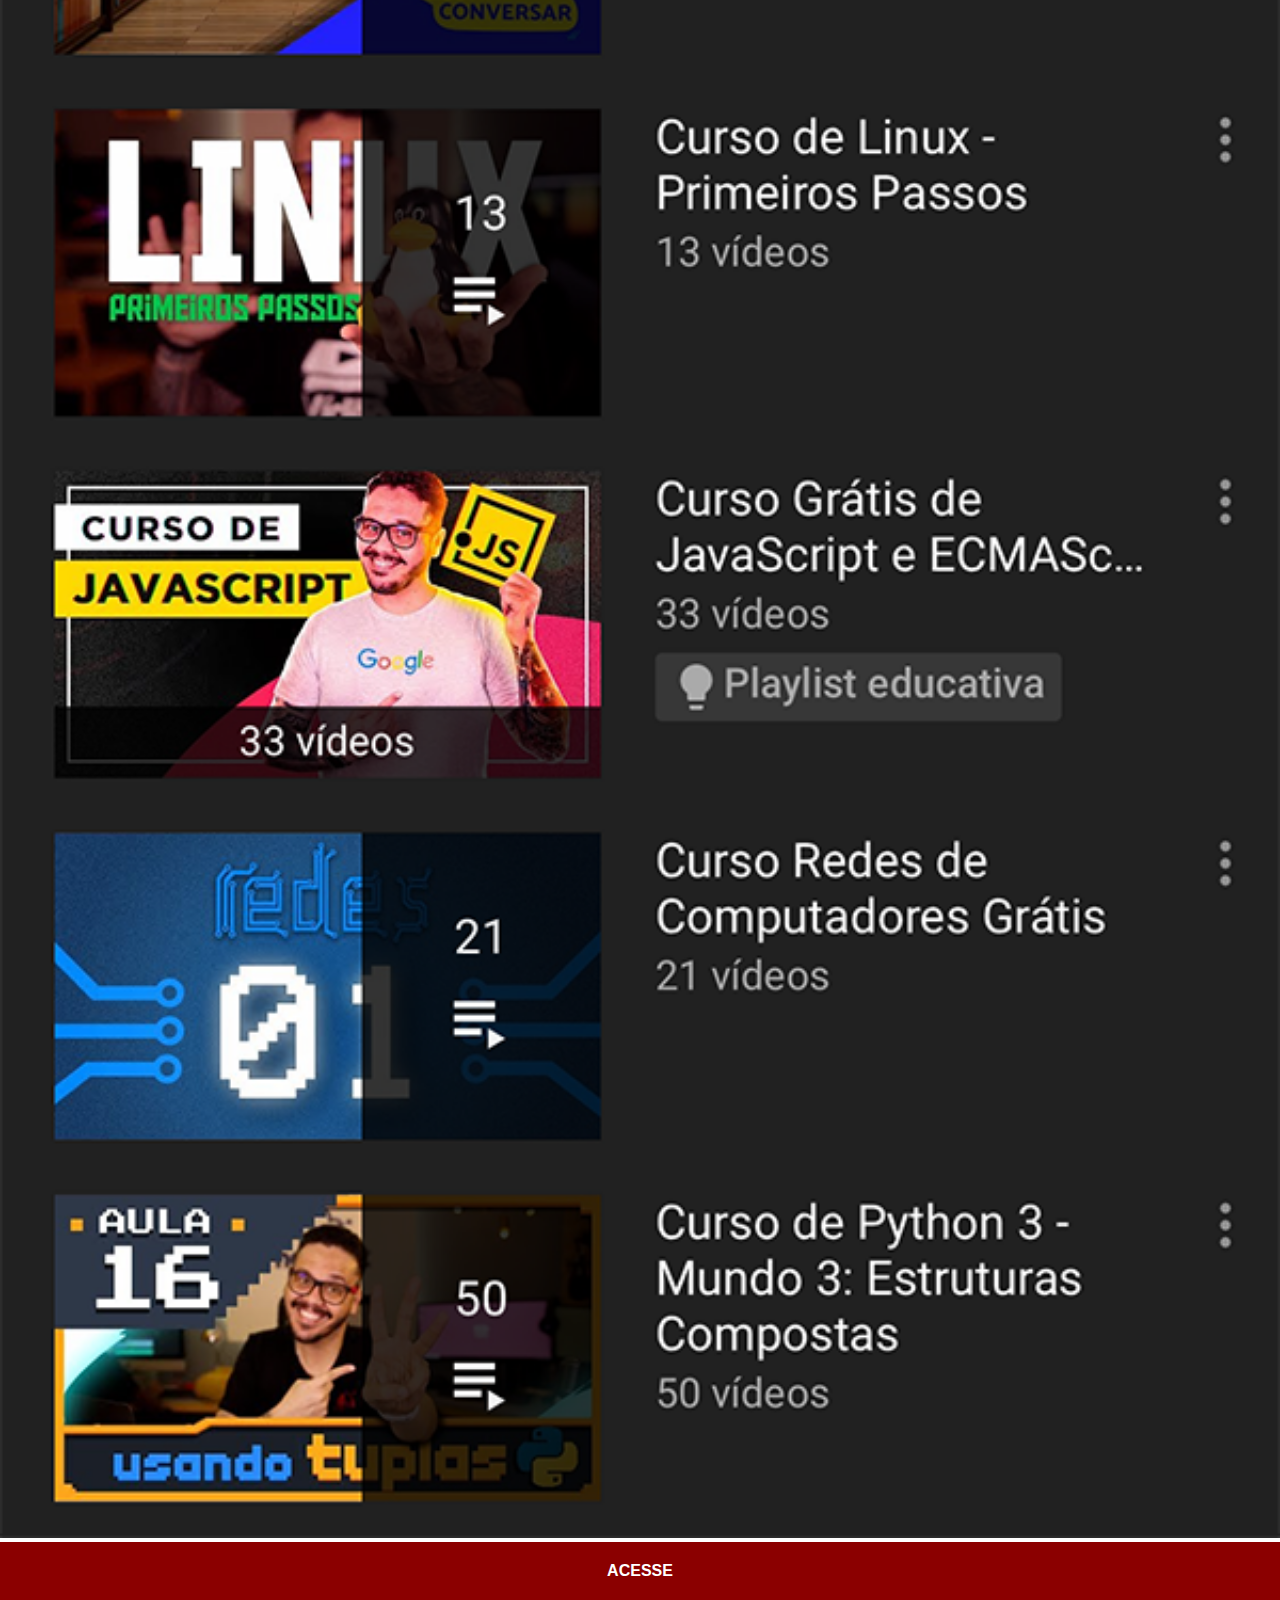
<file: youtube.html>
<!DOCTYPE html>
<html lang="pt-br">
<head>
    <meta charset="UTF-8">
    <meta http-equiv="X-UA-Compatible" content="IE=edge">
    <meta name="viewport" content="width=device-width, initial-scale=1.0">
    <title>YouTube</title>
    <link rel="stylesheet" href="estyle/social.css">
</head>
<body>
    <img src="imagens/tela-youtube.png" alt="YouTube">
    <a href="https://www.youtube.com/c/CursoemV%C3%ADdeo/playlists" target="_blank" >ACESSE</a>
</body>
</html>
</file>
<file: estyle/style.css>
*{
    margin: 0px;
    padding: 0px;
    font-family: Arial, Helvetica, sans-serif;
}
html, body{
    height: 100vh;
    width: 100vw;
    background-color: black;
}
body{
    background: url('../imagens/fundo-madeira.jpg') no-repeat top center;
    background-size: cover;
    background-attachment: fixed;
}
main{
    position: relative;
    height: 100vh;

    
}
section#telefone {
    position: absolute;
    top: 50%;
    left: 50%;
    transform: translate(-50%, -50%);
    height: 626px;
    width: 311px;
   
    background: url('../imagens/frame-iphone.png') no-repeat ;
}
iframe#tela {
    position: relative;
    top: 80px;
    left: 22px;
    width: 267px;
    height: 470px;

}
section#rede-sociais{
    text-align: right;
}
section#rede-sociais img{
    width: 50px;
    margin: 10px;
    border-radius: 50px;
    box-shadow: 2px 2px 5px rgb(0,0,0,0.400);
    box-sizing: border-box;
}
section#rede-sociais img:hover {
    border: 2px solid rgba(255, 255, 255, 0.637);
    transform: translate(-3px, -3px);
    box-shadow: 5px 5px 10px rgba(0, 0, 0, 0.623);
    transition: transform .5s;
}
</file>
<file: estyle/social.css>
*{
            margin: 0px;
            padding: 0px;
            font-family: Arial, Helvetica, sans-serif;
        }
        ::-webkit-scrollbar {
            width: 0px;
            height: 0px;
        }
        img {
            width: 100vw;

        }
        a {
            display: block;
            background-color: darkred;
            color: white;
            padding: 20px;
            text-align: center;
            font-weight: bolder;
            text-decoration: none;
        }
        a:hover {
            background-color: red;
        }
</file>
